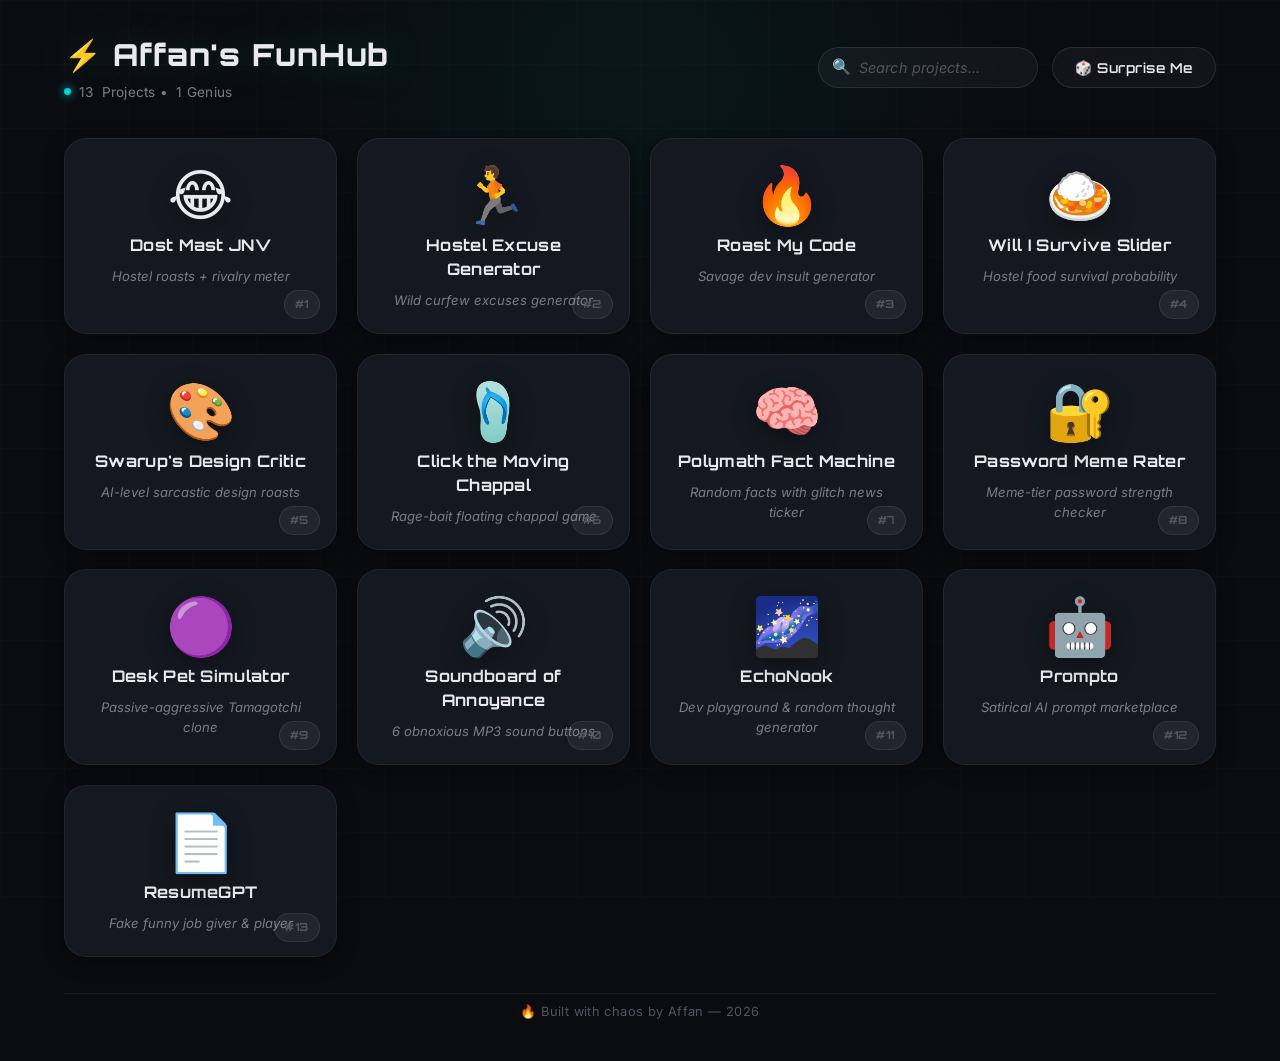
<file: index.html>
<!DOCTYPE html>
<html lang="en">
<head>
    <meta charset="UTF-8">
    <meta name="viewport" content="width=device-width, initial-scale=1.0">
    <title>⚡ FunHub — Affan's Polymath Lair</title>

    <!-- Google Fonts -->
    <link href="https://fonts.googleapis.com/css2?family=Inter:wght@300;400;500;600;700;800;900&family=Orbitron:wght@400;500;600;700;800;900&display=swap" rel="stylesheet">

    <!-- External Stylesheet -->
    <link rel="stylesheet" href="style.css">
</head>
<body>
    <!-- 🚀 HTML STRUCTURE ─────────────────────── -->
    <div class="app-wrapper">
        <!-- ⚡ HEADER SECTION -->
        <header class="header">
            <div class="header-brand">
                <h1 class="header-title">
                    <span class="bolt">⚡</span> Affan's FunHub
                </h1>
                <p class="header-subtitle">
                    <span class="counter-dot"></span>
                    <span id="project-count">13</span> Projects • <span id="genius-label">1 Genius</span>
                </p>
            </div>

            <div class="header-actions">
                <!-- 🔍 Search Bar -->
                <div class="search-wrapper">
                    <input type="text" id="search-input" class="search-input" placeholder="Search projects..." autocomplete="off" aria-label="Search projects">
                    <span class="search-icon">🔍</span>
                </div>

                <!-- 🎲 Surprise Me Button -->
                <button id="btn-surprise" class="btn-surprise" aria-label="Pick a random project">
                    🎲 Surprise Me
                </button>
            </div>
        </header>

        <!-- 📦 PROJECT GRID (cards are hard‑coded with data attributes) -->
        <div id="project-grid" class="project-grid" role="list" aria-label="Project cards">
            <!-- Project 1: Dost Mast JNV -->
            <div class="card" role="listitem" tabindex="0"
                 data-title="Dost Mast JNV"
                 data-emoji="😂"
                 data-description="Hostel roasts + rivalry meter"
                 data-color="#ff6b6b"
                 data-action-type="live"
                 data-live-url="https://affan675.github.io/dost_mast_jnv/"
                 data-local-url=""
                 data-download-url="">
            </div>

            <!-- Project 2: Hostel Excuse Generator -->
            <div class="card" role="listitem" tabindex="0"
                 data-title="Hostel Excuse Generator"
                 data-emoji="🏃"
                 data-description="Wild curfew excuses generator"
                 data-color="#feca57"
                 data-action-type="live"
                 data-live-url="https://affan675.github.io/hostel-excuse-generator/"
                 data-local-url=""
                 data-download-url="">
            </div>

            <!-- Project 3: Roast My Code -->
            <div class="card" role="listitem" tabindex="0"
                 data-title="Roast My Code"
                 data-emoji="🔥"
                 data-description="Savage dev insult generator"
                 data-color="#ff9ff3"
                 data-action-type="download"
                 data-live-url=""
                 data-local-url="projects/roast-my-code/index.html"
                 data-download-url="projects/downloads/roast-my-code.zip">
            </div>

            <!-- Project 4: Will I Survive Slider -->
            <div class="card" role="listitem" tabindex="0"
                 data-title="Will I Survive Slider"
                 data-emoji="🍛"
                 data-description="Hostel food survival probability"
                 data-color="#54a0ff"
                 data-action-type="conditional"
                 data-live-url=""
                 data-local-url="projects/survival-slider/index.html"
                 data-download-url="projects/downloads/survival-slider.zip">
            </div>

            <!-- Project 5: Swarup's Design Critic -->
            <div class="card" role="listitem" tabindex="0"
                 data-title="Swarup's Design Critic"
                 data-emoji="🎨"
                 data-description="AI-level sarcastic design roasts"
                 data-color="#5f27cd"
                 data-action-type="download"
                 data-live-url=""
                 data-local-url="projects/swarup-design-critic/index.html"
                 data-download-url="projects/downloads/swarup-design-critic.zip">
            </div>

            <!-- Project 6: Click the Moving Chappal -->
            <div class="card" role="listitem" tabindex="0"
                 data-title="Click the Moving Chappal"
                 data-emoji="🩴"
                 data-description="Rage-bait floating chappal game"
                 data-color="#ff9f43"
                 data-action-type="download"
                 data-live-url=""
                 data-local-url="projects/click-the-chappal/index.html"
                 data-download-url="projects/downloads/click-the-chappal.zip">
            </div>

            <!-- Project 7: Polymath Fact Machine -->
            <div class="card" role="listitem" tabindex="0"
                 data-title="Polymath Fact Machine"
                 data-emoji="🧠"
                 data-description="Random facts with glitch news ticker"
                 data-color="#00d2d3"
                 data-action-type="local"
                 data-live-url=""
                 data-local-url="projects/polymath-fact-machine/index.html"
                 data-download-url="">
            </div>

            <!-- Project 8: Password Meme Rater -->
            <div class="card" role="listitem" tabindex="0"
                 data-title="Password Meme Rater"
                 data-emoji="🔐"
                 data-description="Meme-tier password strength checker"
                 data-color="#f368e0"
                 data-action-type="local"
                 data-live-url=""
                 data-local-url="projects/password-meme-rater/index.html"
                 data-download-url="">
            </div>

            <!-- Project 9: Desk Pet Simulator -->
            <div class="card" role="listitem" tabindex="0"
                 data-title="Desk Pet Simulator"
                 data-emoji="🟣"
                 data-description="Passive-aggressive Tamagotchi clone"
                 data-color="#1dd1a1"
                 data-action-type="local"
                 data-live-url=""
                 data-local-url="projects/desk-pet-simulator/index.html"
                 data-download-url="">
            </div>

            <!-- Project 10: Soundboard of Annoyance -->
            <div class="card" role="listitem" tabindex="0"
                 data-title="Soundboard of Annoyance"
                 data-emoji="🔊"
                 data-description="6 obnoxious MP3 sound buttons"
                 data-color="#ee5a24"
                 data-action-type="local"
                 data-live-url=""
                 data-local-url="projects/soundboard-annoyance/index.html"
                 data-download-url="">
            </div>

            <!-- Project 11: EchoNook -->
            <div class="card" role="listitem" tabindex="0"
                 data-title="EchoNook"
                 data-emoji="🌌"
                 data-description="Dev playground & random thought generator"
                 data-color="#7c3aed"
                 data-action-type="live"
                 data-live-url="https://affan675.github.io/Echo-Nook/"
                 data-local-url=""
                 data-download-url="">
            </div>

            <!-- Project 12: Prompto -->
            <div class="card" role="listitem" tabindex="0"
                 data-title="Prompto"
                 data-emoji="🤖"
                 data-description="Satirical AI prompt marketplace"
                 data-color="#06b6d4"
                 data-action-type="live"
                 data-live-url="https://affan675.github.io/prompto/"
                 data-local-url=""
                 data-download-url="">
            </div>

            <!-- Project 13: ResumeGPT -->
            <div class="card" role="listitem" tabindex="0"
                 data-title="ResumeGPT"
                 data-emoji="📄"
                 data-description="Fake funny job giver & player"
                 data-color="#f97316"
                 data-action-type="local"
                 data-live-url=""
                 data-local-url="projects/resume-GPT/index.html"
                 data-download-url="">
            </div>
        </div>

        <!-- 🙈 No results message (hidden by default) -->
        <div id="no-results" class="no-results" role="status" aria-live="polite">
            🕵️ No projects match your search — try a different keyword!
        </div>

        <!-- 🔥 FOOTER -->
        <footer class="footer">
            <span class="fire">🔥</span> Built with chaos by Affan — 2026
        </footer>
    </div>

    <!-- External JavaScript -->
    <script src="script.js"></script>
</body>
</html>
</file>
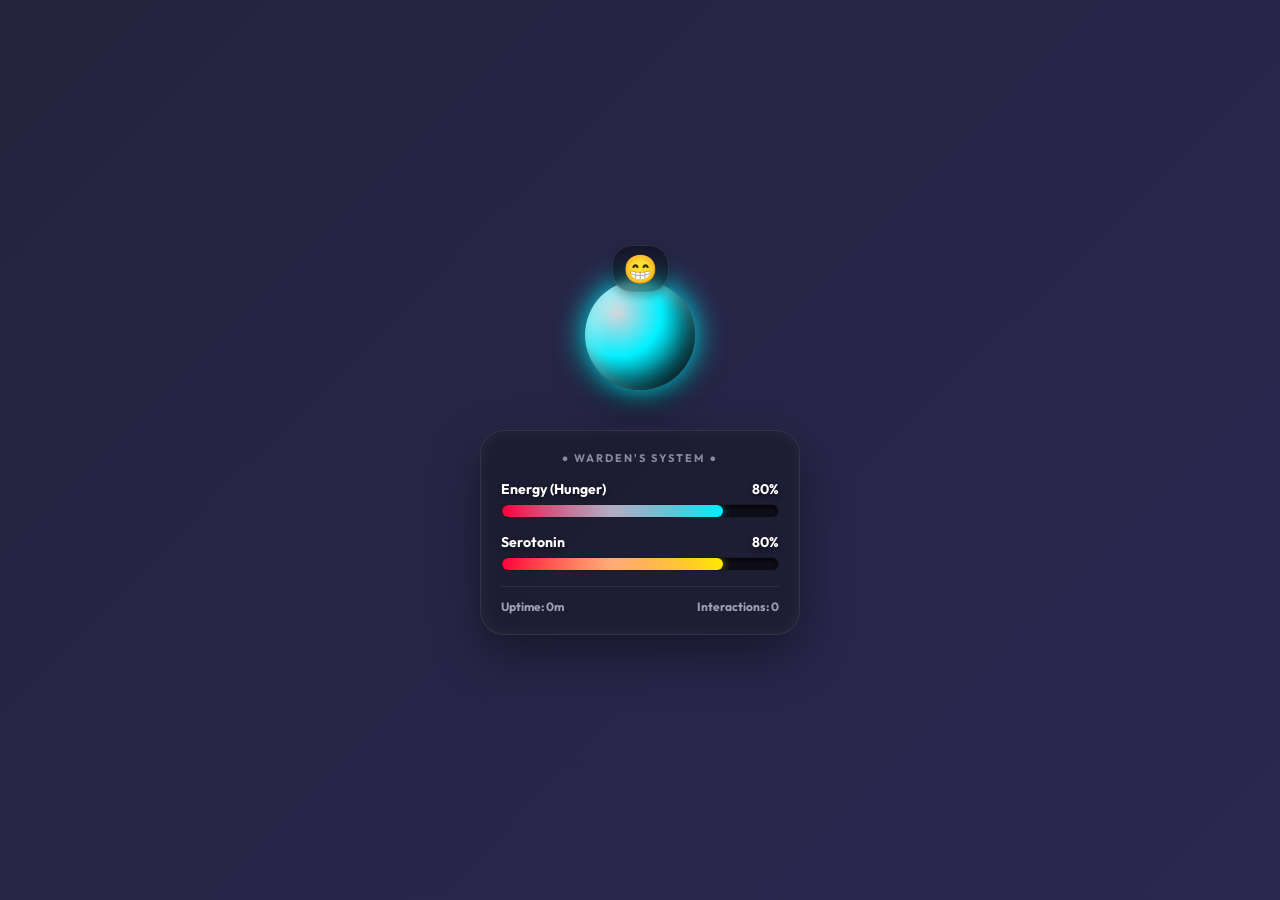
<file: projects/desk-pet-simulator/index.html>
<!DOCTYPE html>
<html lang="en">
<head>
  <meta charset="UTF-8">
  <meta name="viewport" content="width=device-width, initial-scale=1.0">
  <title>Desk Pet Simulator - Warden</title>
  <style>
    @import url('https://fonts.googleapis.com/css2?family=Press+Start+2P&family=Outfit:wght@400;700&display=swap');

    :root {
      --cyan: #00f0ff;
      --yellow: #ffea00;
      --orange: #ff5e00;
      --red: #ff003c;
      --grey: #4a4a5a;
      --blob-color: var(--cyan);
      --bg-color-1: #0f0c29;
      --bg-color-2: #302b63;
      --bg-color-3: #24243e;
    }

    * {
      box-sizing: border-box;
      user-select: none;
      margin: 0;
      padding: 0;
    }

    body {
      height: 100vh;
      background: linear-gradient(-45deg, var(--bg-color-1), var(--bg-color-2), var(--bg-color-3));
      background-size: 400% 400%;
      animation: gradientBG 15s ease infinite;
      font-family: 'Outfit', sans-serif;
      color: white;
      overflow: hidden;
      display: flex;
      justify-content: center;
      align-items: center;
    }

    /* DRAGGABLE WIDGET CONTAINER */
    #pet-container {
      position: absolute;
      width: 320px;
      display: flex;
      flex-direction: column;
      align-items: center;
      cursor: grab;
      z-index: 10;
    }
    
    #pet-container:active {
      cursor: grabbing;
    }

    /* BLOB STYLING (3D Gelatinous Look) */
    .blob-wrapper {
      position: relative;
      width: 140px;
      height: 140px;
      display: flex;
      justify-content: center;
      align-items: center;
      margin-bottom: 25px;
    }

    #blob {
      width: 110px;
      height: 110px;
      /* The 3D gel effect */
      background: radial-gradient(circle at 30% 30%, rgba(255,255,255,0.8) 0%, var(--blob-color) 40%, rgba(0,0,0,0.6) 90%);
      border-radius: 50%;
      /* Dynamic neon glow */
      box-shadow: 
        inset -10px -10px 20px rgba(0,0,0,0.4), 
        inset 10px 10px 20px rgba(255,255,255,0.4),
        0 0 30px var(--blob-color),
        0 20px 30px rgba(0,0,0,0.5);
      animation: float 4s ease-in-out infinite;
      transition: background 0.5s ease, box-shadow 0.5s ease, transform 0.2s cubic-bezier(0.175, 0.885, 0.32, 1.275);
      cursor: pointer;
    }

    #blob:hover {
      animation: wobble 0.6s infinite;
      box-shadow: 
        inset -10px -10px 20px rgba(0,0,0,0.4), 
        inset 10px 10px 20px rgba(255,255,255,0.4),
        0 0 50px var(--blob-color),
        0 20px 30px rgba(0,0,0,0.5);
    }

    #blob.blink {
      animation: float 4s ease-in-out infinite, pulseGlow 1s infinite alternate;
    }
    
    #blob.dead {
      animation: none;
      transform: scale(1) translateY(40px);
      border-radius: 60% 60% 20% 20%;
      box-shadow: inset -10px -10px 20px rgba(0,0,0,0.8), 0 10px 20px rgba(0,0,0,0.5);
      background: radial-gradient(circle at 30% 30%, #777 0%, var(--grey) 40%, #111 90%);
    }

    /* EMOJI & CROWN */
    #mood-emoji {
      position: absolute;
      top: -20px;
      font-size: 28px;
      background: rgba(0, 0, 0, 0.4);
      padding: 5px 10px;
      border-radius: 20px;
      backdrop-filter: blur(5px);
      border: 1px solid rgba(255,255,255,0.1);
      box-shadow: 0 4px 10px rgba(0,0,0,0.3);
      animation: float 4s ease-in-out infinite 0.2s;
      pointer-events: none;
      z-index: 10;
    }

    /* SPEECH BUBBLE */
    #speech-bubble {
      position: absolute;
      left: 115%;
      top: -10px;
      width: max-content;
      max-width: 200px;
      background: rgba(255, 255, 255, 0.95);
      color: #111;
      padding: 12px 18px;
      border-radius: 12px;
      font-family: 'Outfit', sans-serif;
      font-weight: 700;
      font-size: 13px;
      line-height: 1.4;
      box-shadow: 0 8px 25px rgba(0,0,0,0.4);
      opacity: 0;
      transform: translateY(10px) scale(0.9);
      pointer-events: none;
      transition: all 0.4s cubic-bezier(0.175, 0.885, 0.32, 1.275);
      z-index: 20;
    }

    #speech-bubble::after {
      content: '';
      position: absolute;
      top: 50%;
      left: -8px;
      transform: translateY(-50%);
      border-width: 6px 8px 6px 0;
      border-style: solid;
      border-color: transparent rgba(255, 255, 255, 0.95) transparent transparent;
    }

    #speech-bubble.visible {
      opacity: 1;
      transform: translateY(0) scale(1);
    }

    /* GLASSMORPHISM UI PANEL */
    .ui-panel {
      width: 100%;
      background: rgba(20, 20, 30, 0.5);
      backdrop-filter: blur(15px);
      -webkit-backdrop-filter: blur(15px);
      padding: 20px;
      border-radius: 24px;
      border: 1px solid rgba(255,255,255,0.1);
      box-shadow: 0 20px 50px rgba(0,0,0,0.4), inset 0 0 20px rgba(255,255,255,0.05);
    }

    .ui-header {
      font-size: 11px;
      letter-spacing: 2px;
      text-transform: uppercase;
      color: #8a8a9d;
      margin-bottom: 15px;
      text-align: center;
      font-weight: 700;
    }

    .bar-container {
      margin-bottom: 15px;
    }

    .bar-label {
      display: flex;
      justify-content: space-between;
      font-size: 14px;
      font-weight: 700;
      margin-bottom: 6px;
      text-shadow: 0 2px 4px rgba(0,0,0,0.5);
    }

    .bar-track {
      width: 100%;
      height: 14px;
      background: rgba(0,0,0,0.5);
      border-radius: 8px;
      overflow: hidden;
      border: 1px solid rgba(255,255,255,0.05);
      box-shadow: inset 0 2px 5px rgba(0,0,0,0.8);
    }

    .bar-fill {
      height: 100%;
      border-radius: 8px;
      transition: width 0.4s cubic-bezier(0.4, 0, 0.2, 1), background 0.3s ease;
      position: relative;
    }

    .bar-fill::after {
      content: '';
      position: absolute;
      top: 0; left: 0; right: 0; bottom: 0;
      background: linear-gradient(90deg, transparent, rgba(255,255,255,0.4), transparent);
      animation: shimmer 2s infinite;
    }

    #hunger-fill { 
      background: linear-gradient(90deg, #ff003c, #00f0ff); 
      box-shadow: 0 0 10px rgba(0, 240, 255, 0.5);
    }
    
    #happy-fill { 
      background: linear-gradient(90deg, #ff003c, #ffea00); 
      box-shadow: 0 0 10px rgba(255, 234, 0, 0.5);
    }

    .stats {
      display: flex;
      justify-content: space-between;
      font-size: 12px;
      color: #a0a0b5;
      margin-top: 15px;
      border-top: 1px solid rgba(255,255,255,0.08);
      padding-top: 12px;
      font-weight: 700;
    }

    /* DEATH SCREEN */
    #death-screen {
      position: fixed;
      top: 0;
      left: 0;
      width: 100vw;
      height: 100vh;
      background: radial-gradient(circle, rgba(20,0,0,0.9) 0%, rgba(0,0,0,0.95) 100%);
      display: none;
      flex-direction: column;
      justify-content: center;
      align-items: center;
      z-index: 100;
      backdrop-filter: blur(10px);
    }

    #death-screen h1 {
      font-family: 'Press Start 2P', cursive;
      color: var(--red);
      font-size: 20px;
      text-align: center;
      line-height: 2;
      text-shadow: 0 0 20px rgba(255,0,0,0.5);
      margin-bottom: 40px;
    }

    #restart-btn {
      padding: 18px 40px;
      font-family: 'Outfit', sans-serif;
      font-weight: 700;
      font-size: 16px;
      letter-spacing: 1px;
      background: white;
      color: black;
      border: none;
      cursor: pointer;
      border-radius: 30px;
      transition: all 0.3s ease;
      box-shadow: 0 10px 20px rgba(255,255,255,0.2);
    }

    #restart-btn:hover {
      background: var(--red);
      color: white;
      box-shadow: 0 10px 30px rgba(255,0,60,0.5);
      transform: translateY(-3px);
    }

    /* ANIMATIONS */
    @keyframes gradientBG {
      0% { background-position: 0% 50%; }
      50% { background-position: 100% 50%; }
      100% { background-position: 0% 50%; }
    }

    @keyframes float {
      0%, 100% { transform: translateY(0); }
      50% { transform: translateY(-15px); }
    }

    @keyframes wobble {
      0% { transform: rotate(0deg) scale(1.05); }
      25% { transform: rotate(-8deg) scale(1.05); }
      50% { transform: rotate(0deg) scale(1.05); }
      75% { transform: rotate(8deg) scale(1.05); }
      100% { transform: rotate(0deg) scale(1.05); }
    }

    @keyframes pulseGlow {
      from { box-shadow: 0 0 10px var(--red), inset -10px -10px 20px rgba(0,0,0,0.4); }
      to { box-shadow: 0 0 60px var(--red), inset -10px -10px 20px rgba(0,0,0,0.4); opacity: 0.8; }
    }

    @keyframes shimmer {
      0% { transform: translateX(-100%); }
      100% { transform: translateX(100%); }
    }
  </style>
</head>
<body>

  <div id="pet-container">
    <div class="blob-wrapper">
      <div id="mood-emoji">😁</div>
      <div id="blob"></div>
      <div id="speech-bubble"></div>
    </div>

    <div class="ui-panel">
      <div class="ui-header">● Warden's System ●</div>
      
      <div class="bar-container">
        <div class="bar-label"><span>Energy (Hunger)</span><span id="hunger-val">80%</span></div>
        <div class="bar-track">
          <div id="hunger-fill" class="bar-fill" style="width: 80%;"></div>
        </div>
      </div>
      
      <div class="bar-container">
        <div class="bar-label"><span>Serotonin</span><span id="happy-val">80%</span></div>
        <div class="bar-track">
          <div id="happy-fill" class="bar-fill" style="width: 80%;"></div>
        </div>
      </div>
      
      <div class="stats">
        <span id="age-stat">Uptime: 0m</span>
        <span id="feed-stat">Interactions: 0</span>
      </div>
    </div>
  </div>

  <div id="death-screen">
    <h1>CRITICAL FAILURE<br><br>WARDEN HAS<br>PERISHED.</h1>
    <button id="restart-btn">INITIALIZE REBOOT</button>
  </div>

  <script>
    // Data Layer
    const DEFAULT_STATE = {
      hunger: 80,
      happiness: 80,
      size: 1.0,
      ageMinutes: 0,
      feeds: 0,
      isDead: false,
      lastSaved: Date.now()
    };

    let state = { ...DEFAULT_STATE };
    let timers = {};
    let isTyping = false;
    let lastClickTime = 0;

    // Upgraded Nag Bank
    const nags = [
      "I am literally dissolving. Feed me.",
      "Are you coding or just actively ignoring me?",
      "My serotonin levels are dropping. Fix it.",
      "You wouldn't treat a real pet like this.",
      "I saw you open another tab. Betrayal.",
      "Click me before I delete your node_modules."
    ];

    // DOM Elements
    const root = document.documentElement;
    const blob = document.getElementById('blob');
    const moodEmoji = document.getElementById('mood-emoji');
    const speechBubble = document.getElementById('speech-bubble');
    const hungerFill = document.getElementById('hunger-fill');
    const happyFill = document.getElementById('happy-fill');
    const hungerVal = document.getElementById('hunger-val');
    const happyVal = document.getElementById('happy-val');
    const ageStat = document.getElementById('age-stat');
    const feedStat = document.getElementById('feed-stat');
    const deathScreen = document.getElementById('death-screen');
    const container = document.getElementById('pet-container');

    // Engine
    function init() {
      loadState();
      updateUI();
      if (state.isDead) {
        die();
      } else {
        startLoops();
      }
    }

    function loadState() {
      const saved = localStorage.getItem('warden_state_v2');
      if (saved) {
        state = JSON.parse(saved);
        
        if (!state.isDead) {
          const now = Date.now();
          const timeDiff = now - state.lastSaved;
          
          const missedDecays = Math.floor(timeDiff / 3000);
          const missedMinutes = Math.floor(timeDiff / 60000);
          
          state.hunger = Math.max(0, state.hunger - missedDecays);
          state.happiness = state.hunger;
          state.ageMinutes += missedMinutes;
          
          if (state.hunger <= 0) state.isDead = true;
        }
      }
    }

    function saveState() {
      state.lastSaved = Date.now();
      localStorage.setItem('warden_state_v2', JSON.stringify(state));
    }

    function startLoops() {
      timers.decay = setInterval(() => {
        state.hunger = Math.max(0, state.hunger - 1);
        state.happiness = state.hunger; 
        updateUI();
        if (state.hunger <= 0) die();
      }, 3000);

      timers.age = setInterval(() => {
        state.ageMinutes += 1;
        updateUI();
      }, 60000);

      timers.nag = setInterval(() => {
        if (state.hunger < 40 && state.hunger > 0 && !isTyping) {
          showNag(nags[Math.floor(Math.random() * nags.length)]);
        }
      }, 30000);

      timers.save = setInterval(saveState, 10000);
    }

    function clearLoops() {
      Object.values(timers).forEach(clearInterval);
    }

    function typeWriter(text, cb) {
      isTyping = true;
      speechBubble.innerHTML = '';
      speechBubble.classList.add('visible');
      
      let i = 0;
      const interval = setInterval(() => {
        speechBubble.innerHTML += text.charAt(i);
        i++;
        if (i >= text.length) {
          clearInterval(interval);
          setTimeout(() => {
            speechBubble.classList.remove('visible');
            isTyping = false;
            if(cb) cb();
          }, 3500);
        }
      }, 40);
    }

    function showNag(message) {
      if (isTyping) return;
      typeWriter(message);
    }

    function feed() {
      if (state.isDead) return;
      
      const now = Date.now();
      if (now - lastClickTime < 250) {
        showNag("Whoa, slow down! That hurts.");
        return;
      }
      lastClickTime = now;

      state.hunger = Math.min(100, state.hunger + 15);
      state.happiness = state.hunger;
      state.size = Math.min(2.0, state.size + 0.05);
      state.feeds += 1;
      
      blob.style.transform = `scale(${state.size + 0.1})`;
      setTimeout(() => {
        blob.style.transform = `scale(${state.size})`;
      }, 150);

      updateUI();
      saveState();
    }

    function die() {
      state.isDead = true;
      state.hunger = 0;
      state.happiness = 0;
      clearLoops();
      saveState();
      
      blob.classList.add('dead');
      blob.classList.remove('blink');
      root.style.setProperty('--blob-color', 'var(--grey)');
      moodEmoji.innerText = '☠️';
      
      setTimeout(() => {
        deathScreen.style.display = 'flex';
      }, 1200);
      
      updateUI();
    }

    function restart() {
      state = { ...DEFAULT_STATE, lastSaved: Date.now() };
      blob.classList.remove('dead');
      deathScreen.style.display = 'none';
      saveState();
      startLoops();
      updateUI();
    }

    // Display Layer
    function updateUI() {
      hungerFill.style.width = `${state.hunger}%`;
      happyFill.style.width = `${state.happiness}%`;
      hungerVal.innerText = `${state.hunger}%`;
      happyVal.innerText = `${state.happiness}%`;
      ageStat.innerText = `Uptime: ${state.ageMinutes}m`;
      feedStat.innerText = `Interactions: ${state.feeds}`;

      if (state.isDead) return;

      blob.style.transform = `scale(${state.size})`;
      let evolutionEmoji = state.size >= 1.8 ? ' 👑' : '';

      blob.classList.remove('blink');
      if (state.hunger > 70) {
        root.style.setProperty('--blob-color', 'var(--cyan)');
        moodEmoji.innerText = '😁' + evolutionEmoji;
      } else if (state.hunger > 40) {
        root.style.setProperty('--blob-color', 'var(--yellow)');
        moodEmoji.innerText = '😐' + evolutionEmoji;
      } else if (state.hunger > 20) {
        root.style.setProperty('--blob-color', 'var(--orange)');
        moodEmoji.innerText = '😠' + evolutionEmoji;
      } else {
        root.style.setProperty('--blob-color', 'var(--red)');
        moodEmoji.innerText = '💀' + evolutionEmoji;
        blob.classList.add('blink');
      }
    }

    // Interactions
    blob.addEventListener('click', feed);
    document.getElementById('restart-btn').addEventListener('click', restart);

    // Draggable Logic
    let isDragging = false;
    let offsetX = 0, offsetY = 0;

    container.addEventListener('mousedown', (e) => {
      if(e.target === blob || state.isDead) return; 
      isDragging = true;
      offsetX = e.clientX - container.offsetLeft;
      offsetY = e.clientY - container.offsetTop;
      container.style.cursor = 'grabbing';
    });

    document.addEventListener('mousemove', (e) => {
      if (!isDragging) return;
      container.style.left = `${e.clientX - offsetX}px`;
      container.style.top = `${e.clientY - offsetY}px`;
    });

    document.addEventListener('mouseup', () => {
      isDragging = false;
      container.style.cursor = 'grab';
    });

    // Start
    init();

  </script>
</body>
</html>
</file>
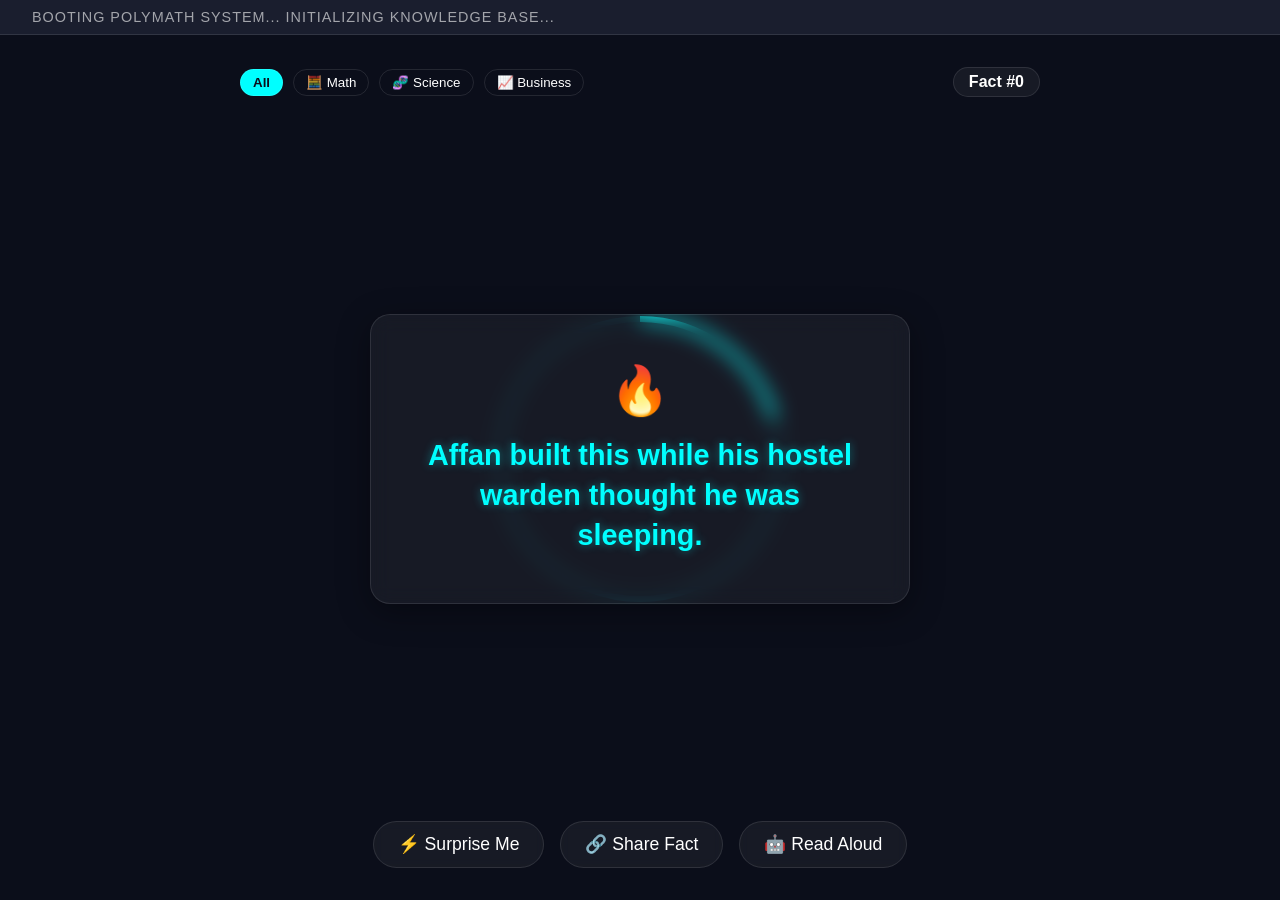
<file: projects/polymath-fact-machine/index.html>
<!DOCTYPE html>
<html lang="en">
<head>
  <meta charset="UTF-8">
  <meta name="viewport" content="width=device-width, initial-scale=1.0">
  <title>Polymath Fact Machine</title>
  <link rel="stylesheet" href="style.css">
</head>
<body>

  <div class="ticker-wrap">
    <div class="ticker">
      <div class="ticker__item" id="ticker-text">Booting Polymath System... Initializing knowledge base...</div>
    </div>
  </div>

  <div class="container">
    <header class="header">
      <div class="filters">
        <button class="filter-btn active" data-category="All">All</button>
        <button class="filter-btn" data-category="Math">🧮 Math</button>
        <button class="filter-btn" data-category="Science">🧬 Science</button>
        <button class="filter-btn" data-category="Business">📈 Business</button>
      </div>
      <div class="counter" id="fact-counter">Fact #1</div>
    </header>

    <main class="card-container">
      <svg class="progress-ring" width="300" height="300">
        <circle class="progress-ring__circle" stroke="rgba(0, 255, 255, 0.1)" stroke-width="6" fill="transparent" r="140" cx="150" cy="150"/>
        <circle class="progress-ring__indicator" stroke="#0ff" stroke-width="6" fill="transparent" r="140" cx="150" cy="150"/>
      </svg>
      
      <div class="fact-card glass" id="fact-card">
        <div class="emoji-container" id="fact-emoji">🔥</div>
        <h1 class="fact-text" id="fact-text">Affan built this while his hostel warden thought he was sleeping.</h1>
      </div>
    </main>

    <div class="controls">
      <button class="glass-btn" id="surprise-btn">⚡ Surprise Me</button>
      <button class="glass-btn" id="share-btn">🔗 Share Fact</button>
      <button class="glass-btn" id="voice-btn">🤖 Read Aloud</button>
    </div>
  </div>

  <script src="script.js"></script>
</body>
</html>
</file>
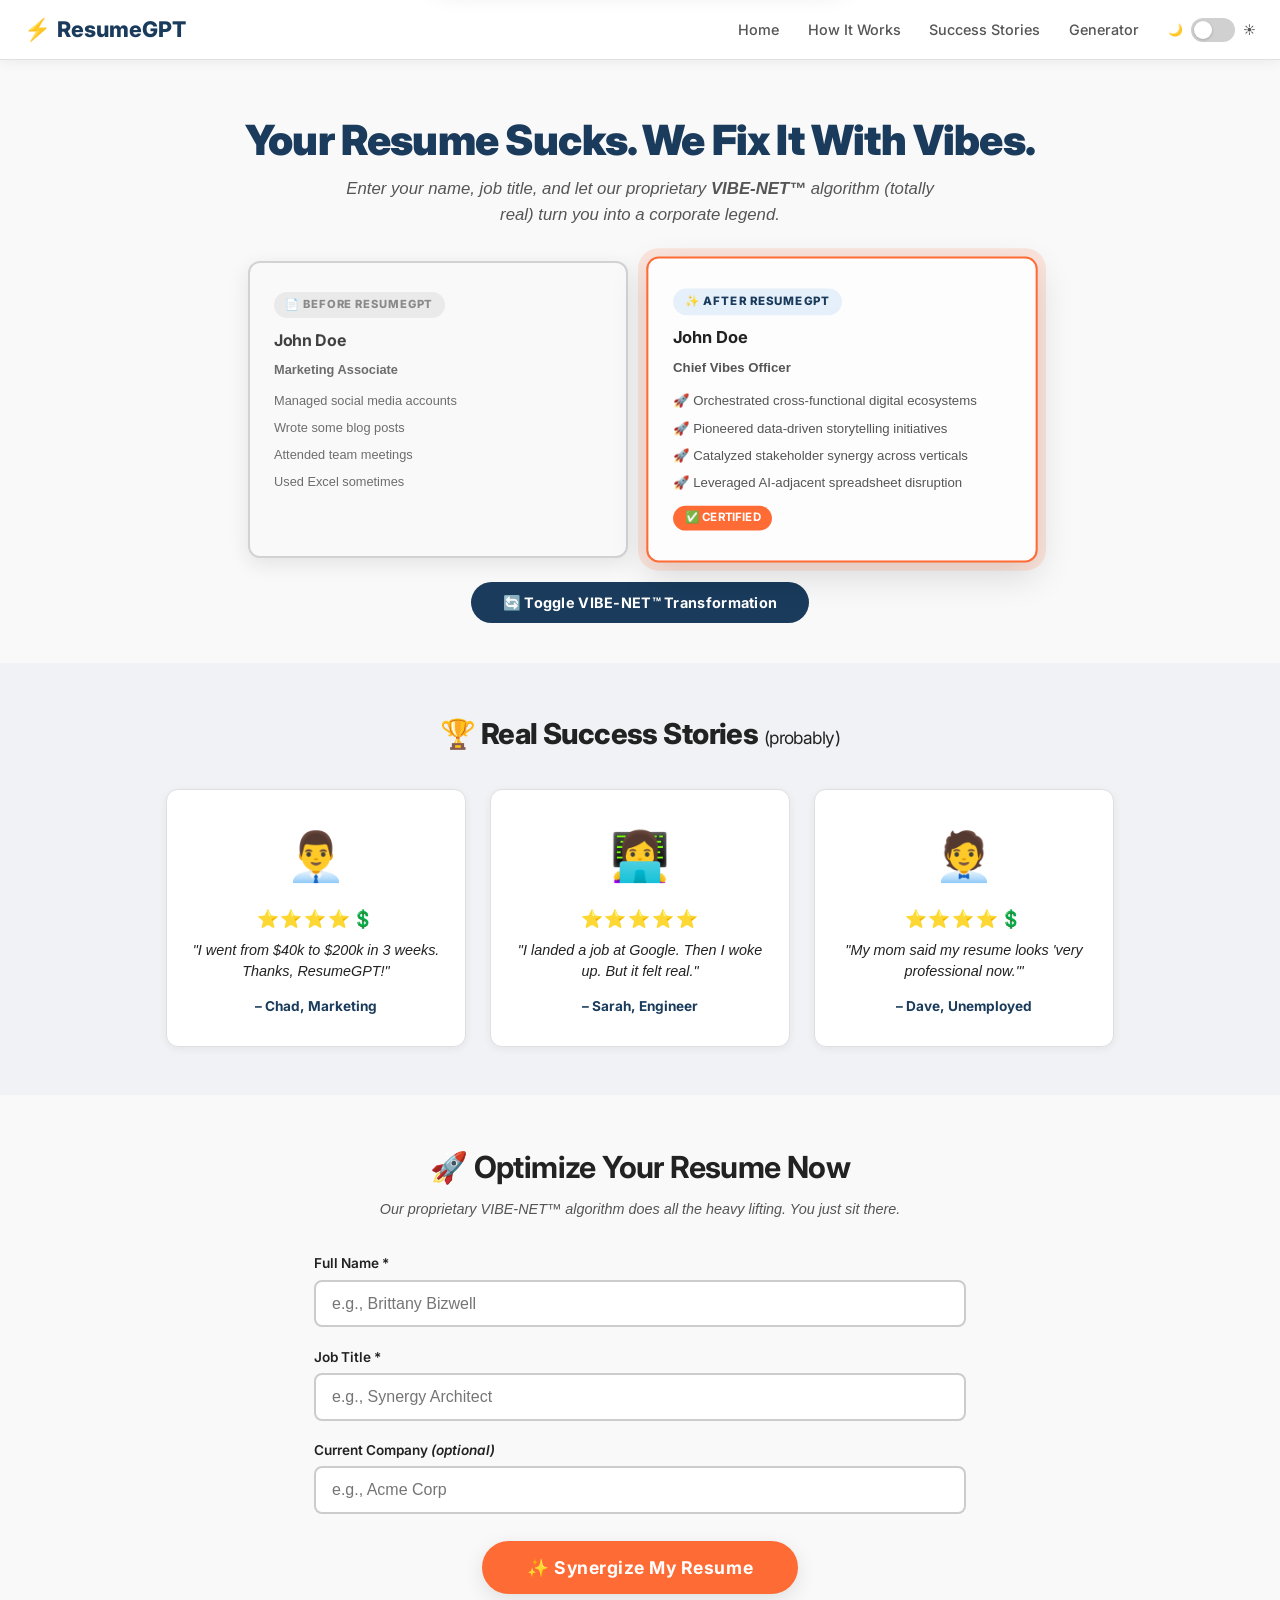
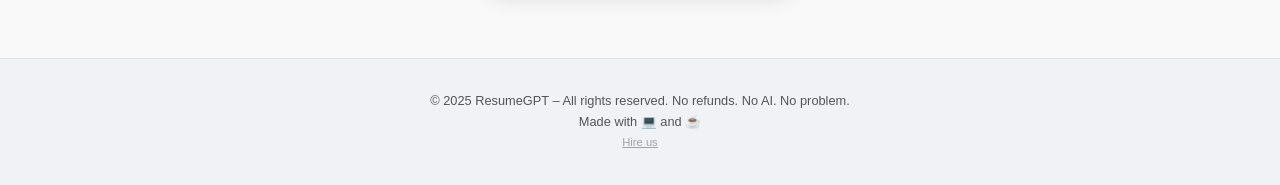
<file: projects/resume-GPT/index.html>
<!--
  ResumeGPT – Your Resume, But Make It Unhinged
  Disclaimer: No actual AI was used. This is pure vibes and JavaScript.
-->
<!DOCTYPE html>
<html lang="en" data-theme="light">
<head>
    <meta charset="UTF-8">
    <meta name="viewport" content="width=device-width, initial-scale=1.0">
    <title>ResumeGPT ⚡ – Optimize Your Resume With Vibes</title>
    <link href="https://fonts.googleapis.com/css2?family=Inter:wght@400;500;600;700;800;900&display=swap" rel="stylesheet">
    <style>
        :root {
            --bg: #F9F9F9;
            --text: #222222;
            --text-secondary: #555555;
            --card-bg: #FFFFFF;
            --card-border: #E0E0E0;
            --input-bg: #FFFFFF;
            --input-border: #CCCCCC;
            --nav-bg: #FFFFFF;
            --nav-shadow: 0 2px 12px rgba(0, 0, 0, 0.06);
            --section-alt: #F0F2F5;
            --blue: #1A3B5C;
            --orange: #FF6B35;
            --blue-light: #1A3B5C;
            --orange-light: #FF6B35;
            --shadow-sm: 0 2px 8px rgba(0, 0, 0, 0.06);
            --shadow-md: 0 6px 20px rgba(0, 0, 0, 0.10);
            --shadow-lg: 0 12px 36px rgba(0, 0, 0, 0.14);
            --toast-bg: #FFFEF5;
            --toast-border: #D4A017;
            --loading-track: #E0E0E0;
            --star-color: #F5A623;
            --overlay-bg: rgba(249, 249, 249, 0.7);
            --badge-bg: #EEF1F5;
            --badge-text: #1A3B5C;
            --toggle-bg: #D0D0D0;
            --toggle-dot: #FFFFFF;
        }

        [data-theme="dark"] {
            --bg: #1A1A1A;
            --text: #EEEEEE;
            --text-secondary: #BBBBBB;
            --card-bg: #2A2A2A;
            --card-border: #3A3A3A;
            --input-bg: #2E2E2E;
            --input-border: #444444;
            --nav-bg: #222222;
            --nav-shadow: 0 2px 12px rgba(0, 0, 0, 0.3);
            --section-alt: #1F1F1F;
            --shadow-sm: 0 2px 8px rgba(0, 0, 0, 0.25);
            --shadow-md: 0 6px 20px rgba(0, 0, 0, 0.35);
            --shadow-lg: 0 12px 36px rgba(0, 0, 0, 0.45);
            --loading-track: #3A3A3A;
            --overlay-bg: rgba(26, 26, 26, 0.7);
            --badge-bg: #2E3440;
            --badge-text: #CCDDFF;
            --toggle-bg: #555555;
            --toggle-dot: #EEEEEE;
        }

        *,
        *::before,
        *::after {
            box-sizing: border-box;
            margin: 0;
            padding: 0;
        }

        html {
            scroll-behavior: smooth;
        }

        body {
            font-family: 'Comic Sans MS', 'Comic Sans', cursive, sans-serif;
            background-color: var(--bg);
            color: var(--text);
            line-height: 1.6;
            transition: background-color 0.35s ease, color 0.35s ease;
            overflow-x: hidden;
            min-height: 100vh;
        }

        h1,
        h2,
        h3,
        h4,
        h5,
        h6 {
            font-family: 'Inter', sans-serif;
            font-weight: 700;
            letter-spacing: -0.02em;
            color: var(--text);
        }

        /* ── Navigation ───────────────────── */
        .nav {
            position: sticky;
            top: 0;
            z-index: 100;
            background: var(--nav-bg);
            box-shadow: var(--nav-shadow);
            padding: 0 1.5rem;
            display: flex;
            align-items: center;
            justify-content: space-between;
            height: 60px;
            transition: background-color 0.35s ease, box-shadow 0.35s ease;
            border-bottom: 1px solid var(--card-border);
        }
        .nav-logo {
            display: flex;
            align-items: center;
            gap: 0.4rem;
            font-family: 'Inter', sans-serif;
            font-weight: 800;
            font-size: 1.35rem;
            color: var(--blue);
            cursor: pointer;
            user-select: none;
            text-decoration: none;
            transition: color 0.2s;
        }
        .nav-logo:hover {
            color: var(--orange);
        }
        .nav-logo .bolt {
            display: inline-block;
            animation: logoBoltPulse 2.2s ease-in-out infinite;
        }
        @keyframes logoBoltPulse {
            0%,
            100% {
                transform: scale(1);
            }
            30% {
                transform: scale(1.35);
            }
            60% {
                transform: scale(0.9);
            }
        }
        .nav-links {
            display: flex;
            list-style: none;
            gap: 1.8rem;
            align-items: center;
        }
        .nav-links a {
            text-decoration: none;
            color: var(--text-secondary);
            font-family: 'Inter', sans-serif;
            font-weight: 500;
            font-size: 0.9rem;
            transition: color 0.2s;
            cursor: pointer;
        }
        .nav-links a:hover {
            color: var(--orange);
        }

        /* Toggle Switch */
        .toggle-wrap {
            display: flex;
            align-items: center;
            gap: 0.5rem;
            font-family: 'Inter', sans-serif;
            font-size: 0.75rem;
            font-weight: 600;
            color: var(--text-secondary);
            cursor: pointer;
            user-select: none;
        }
        .toggle-switch {
            position: relative;
            width: 44px;
            height: 24px;
            flex-shrink: 0;
        }
        .toggle-switch input {
            opacity: 0;
            width: 0;
            height: 0;
        }
        .toggle-slider {
            position: absolute;
            cursor: pointer;
            inset: 0;
            background: var(--toggle-bg);
            border-radius: 24px;
            transition: background 0.3s;
        }
        .toggle-slider::after {
            content: '';
            position: absolute;
            width: 18px;
            height: 18px;
            left: 3px;
            top: 3px;
            background: var(--toggle-dot);
            border-radius: 50%;
            transition: transform 0.3s;
            box-shadow: 0 1px 3px rgba(0, 0, 0, 0.2);
        }
        .toggle-switch input:checked+.toggle-slider {
            background: var(--orange);
        }
        .toggle-switch input:checked+.toggle-slider::after {
            transform: translateX(20px);
        }

        /* ── Hero ────────────────────────── */
        .hero {
            text-align: center;
            padding: 3.5rem 1.5rem 2.5rem;
            max-width: 900px;
            margin: 0 auto;
        }
        .hero h1 {
            font-size: 2.6rem;
            font-weight: 900;
            color: var(--blue);
            margin-bottom: 0.6rem;
            line-height: 1.2;
        }
        .hero .subheadline {
            font-size: 1.05rem;
            color: var(--text-secondary);
            max-width: 620px;
            margin: 0 auto 2rem;
            font-style: italic;
        }

        /* Before / After */
        .ba-container {
            display: flex;
            gap: 1.5rem;
            align-items: stretch;
            justify-content: center;
            flex-wrap: wrap;
            position: relative;
        }
        .ba-card {
            flex: 1;
            min-width: 260px;
            max-width: 380px;
            background: var(--card-bg);
            border: 2px solid var(--card-border);
            border-radius: 12px;
            padding: 1.8rem 1.5rem;
            box-shadow: var(--shadow-md);
            transition: all 0.45s cubic-bezier(0.25, 0.8, 0.25, 1.2);
            position: relative;
            text-align: left;
            font-size: 0.85rem;
        }
        .ba-card.before-card {
            border-color: #CCCCCC;
            background: #FAFAFA;
            opacity: 0.85;
        }
        [data-theme="dark"] .ba-card.before-card {
            background: #252525;
            border-color: #444;
        }
        .ba-card.after-card {
            border-color: var(--blue);
            background: #FDFDFD;
            box-shadow: 0 0 0 3px rgba(26, 59, 92, 0.08);
        }
        [data-theme="dark"] .ba-card.after-card {
            background: #2C2C2C;
            border-color: #4A7DB5;
            box-shadow: 0 0 0 3px rgba(74, 125, 181, 0.18);
        }
        .ba-card.after-card.highlighted {
            border-color: var(--orange);
            box-shadow: 0 0 0 8px rgba(255, 107, 53, 0.15), var(--shadow-lg);
            transform: scale(1.03);
            animation: baGlowPulse 1.6s ease-in-out infinite;
        }
        @keyframes baGlowPulse {
            0%,
            100% {
                box-shadow: 0 0 0 6px rgba(255, 107, 53, 0.12), var(--shadow-lg);
            }
            50% {
                box-shadow: 0 0 0 14px rgba(255, 107, 53, 0.04), var(--shadow-lg);
            }
        }
        .ba-label {
            font-family: 'Inter', sans-serif;
            font-weight: 800;
            font-size: 0.7rem;
            text-transform: uppercase;
            letter-spacing: 0.08em;
            margin-bottom: 0.6rem;
            display: inline-block;
            padding: 0.25rem 0.7rem;
            border-radius: 20px;
        }
        .ba-card.before-card .ba-label {
            background: #E8E8E8;
            color: #777;
        }
        .ba-card.after-card .ba-label {
            background: #E6F0FA;
            color: var(--blue);
        }
        .ba-card h4 {
            font-size: 1rem;
            margin-bottom: 0.4rem;
            color: var(--text);
        }
        .ba-card .ba-role {
            font-weight: 600;
            color: var(--text-secondary);
            margin-bottom: 0.5rem;
            font-size: 0.8rem;
        }
        .ba-card ul {
            list-style: none;
            padding: 0;
            font-size: 0.8rem;
            color: var(--text-secondary);
        }
        .ba-card ul li {
            padding: 0.2rem 0;
        }
        .ba-card.after-card ul li::before {
            content: '🚀 ';
        }
        .ba-toggle-btn {
            display: block;
            margin: 1.5rem auto 0;
            padding: 0.7rem 2rem;
            font-family: 'Inter', sans-serif;
            font-weight: 700;
            font-size: 0.9rem;
            background: var(--blue);
            color: #FFF;
            border: none;
            border-radius: 30px;
            cursor: pointer;
            transition: all 0.2s;
            letter-spacing: 0.02em;
        }
        .ba-toggle-btn:hover {
            background: var(--orange);
            transform: translate(2px, 2px);
        }
        .ba-toggle-btn:active {
            transform: translate(3px, 3px);
        }

        /* ── Success Stories ─────────────── */
        .section-title {
            text-align: center;
            font-family: 'Inter', sans-serif;
            font-weight: 800;
            font-size: 1.8rem;
            margin-bottom: 2rem;
            color: var(--text);
        }
        .success-stories {
            padding: 3rem 1.5rem;
            background: var(--section-alt);
            transition: background-color 0.35s ease;
        }
        .stories-grid {
            display: flex;
            gap: 1.5rem;
            justify-content: center;
            flex-wrap: wrap;
            max-width: 960px;
            margin: 0 auto;
        }
        .story-card {
            background: var(--card-bg);
            border: 1px solid var(--card-border);
            border-radius: 12px;
            padding: 1.8rem 1.4rem;
            box-shadow: var(--shadow-sm);
            flex: 1;
            min-width: 250px;
            max-width: 300px;
            text-align: center;
            transition: all 0.3s;
        }
        .story-card:hover {
            box-shadow: var(--shadow-lg);
            transform: translateY(-3px);
        }
        .story-avatar {
            font-size: 3rem;
            margin-bottom: 0.6rem;
            display: block;
        }
        .story-quote {
            font-style: italic;
            color: var(--text);
            font-size: 0.9rem;
            margin-bottom: 0.8rem;
            line-height: 1.5;
        }
        .story-author {
            font-family: 'Inter', sans-serif;
            font-weight: 700;
            font-size: 0.85rem;
            color: var(--blue);
        }
        .story-stars {
            font-size: 1.1rem;
            letter-spacing: 0.1em;
            margin-bottom: 0.4rem;
        }
        .story-stars .dollar-star {
            color: #2E7D32;
            font-weight: bold;
        }

        /* ── Generator Section ───────────── */
        .generator-section {
            padding: 3rem 1.5rem 4rem;
            max-width: 700px;
            margin: 0 auto;
            text-align: center;
        }
        .generator-section h2 {
            font-size: 1.9rem;
            margin-bottom: 0.4rem;
            color: var(--text);
        }
        .gen-subtitle {
            color: var(--text-secondary);
            font-size: 0.9rem;
            margin-bottom: 2rem;
            font-style: italic;
        }
        .input-group {
            margin-bottom: 1.2rem;
            text-align: left;
        }
        .input-group label {
            display: block;
            font-family: 'Inter', sans-serif;
            font-weight: 600;
            font-size: 0.85rem;
            margin-bottom: 0.3rem;
            color: var(--text);
        }
        .input-group input {
            width: 100%;
            padding: 0.8rem 1rem;
            font-family: 'Comic Sans MS', 'Comic Sans', cursive, sans-serif;
            font-size: 1rem;
            border: 2px solid var(--input-border);
            border-radius: 8px;
            background: var(--input-bg);
            color: var(--text);
            transition: border-color 0.25s, box-shadow 0.25s;
            outline: none;
        }
        .input-group input:focus {
            border-color: var(--blue);
            box-shadow: 0 0 0 3px rgba(26, 59, 92, 0.1);
        }
        .btn-generate {
            display: inline-block;
            padding: 1rem 2.8rem;
            font-family: 'Inter', sans-serif;
            font-weight: 700;
            font-size: 1.1rem;
            background: var(--orange);
            color: #FFF;
            border: none;
            border-radius: 30px;
            cursor: pointer;
            letter-spacing: 0.03em;
            transition: all 0.2s;
            box-shadow: var(--shadow-md);
            margin-top: 0.5rem;
        }
        .btn-generate:hover {
            transform: translate(2px, 2px);
            box-shadow: var(--shadow-sm);
        }
        .btn-generate:active {
            transform: translate(4px, 4px);
            box-shadow: none;
        }
        .btn-generate:disabled {
            opacity: 0.55;
            cursor: not-allowed;
            transform: none;
            box-shadow: var(--shadow-sm);
        }

        /* Loading Bar */
        .loading-container {
            margin-top: 2rem;
            display: none;
            align-items: center;
            gap: 1rem;
            justify-content: center;
        }
        .loading-container.active {
            display: flex;
        }
        .loading-bar-outer {
            flex: 1;
            max-width: 420px;
            height: 14px;
            background: var(--loading-track);
            border-radius: 14px;
            overflow: hidden;
            position: relative;
        }
        .loading-bar-inner {
            height: 100%;
            width: 0%;
            border-radius: 14px;
            background: linear-gradient(90deg, #1A3B5C 0%, #FF6B35 100%);
            transition: none;
            will-change: width;
        }
        .loading-percent {
            font-family: 'Inter', sans-serif;
            font-weight: 700;
            font-size: 1rem;
            color: var(--text);
            min-width: 42px;
            text-align: right;
        }

        /* Result Card */
        .result-card {
            display: none;
            margin-top: 2.5rem;
            background: var(--card-bg);
            border: 3px solid var(--blue);
            border-radius: 12px;
            padding: 2rem 1.8rem;
            box-shadow: var(--shadow-lg);
            transform: rotate(0.5deg);
            text-align: left;
            position: relative;
            animation: resultPulseBorder 3s ease-in-out infinite;
        }
        @keyframes resultPulseBorder {
            0%,
            100% {
                border-color: #1A3B5C;
                box-shadow: 0 0 0 3px rgba(26, 59, 92, 0.08), var(--shadow-lg);
            }
            50% {
                border-color: #FF6B35;
                box-shadow: 0 0 0 6px rgba(255, 107, 53, 0.1), var(--shadow-lg);
            }
        }
        .result-card.visible {
            display: block;
            animation: resultPulseBorder 3s ease-in-out infinite, resultFadeIn 0.5s ease-out;
        }
        @keyframes resultFadeIn {
            from {
                opacity: 0;
                transform: rotate(0.5deg) translateY(20px);
            }
            to {
                opacity: 1;
                transform: rotate(0.5deg) translateY(0);
            }
        }
        .result-card h3 {
            font-size: 1.3rem;
            color: var(--blue);
            margin-bottom: 0.3rem;
        }
        .result-card .rc-name {
            font-size: 1.5rem;
            font-weight: 800;
            color: var(--text);
        }
        .result-card .rc-title {
            font-size: 1rem;
            color: var(--text-secondary);
            margin-bottom: 1.2rem;
            font-style: italic;
        }
        .result-detail {
            margin: 0.7rem 0;
            font-size: 0.95rem;
            display: flex;
            align-items: center;
            gap: 0.5rem;
            flex-wrap: wrap;
        }
        .result-detail strong {
            font-family: 'Inter', sans-serif;
            color: var(--blue);
            min-width: 110px;
        }
        .result-detail .badge-pill {
            display: inline-block;
            background: var(--badge-bg);
            color: var(--badge-text);
            padding: 0.25rem 0.7rem;
            border-radius: 20px;
            font-size: 0.8rem;
            font-weight: 600;
            font-family: 'Inter', sans-serif;
            margin: 0.15rem 0.2rem;
        }
        .result-detail .hr-score {
            font-weight: 900;
            font-size: 1.3rem;
            color: #2E7D32;
            font-family: 'Inter', sans-serif;
        }
        .result-quote {
            margin-top: 1.2rem;
            padding: 1rem;
            background: #FFFDF5;
            border-left: 4px solid var(--orange);
            border-radius: 0 8px 8px 0;
            font-style: italic;
            color: #555;
            font-size: 0.9rem;
        }
        [data-theme="dark"] .result-quote {
            background: #2E2A20;
            color: #CCC;
        }
        .btn-row {
            display: flex;
            gap: 1rem;
            margin-top: 1.5rem;
            flex-wrap: wrap;
            justify-content: center;
        }
        .btn-secondary {
            padding: 0.7rem 1.6rem;
            font-family: 'Inter', sans-serif;
            font-weight: 700;
            font-size: 0.85rem;
            background: var(--blue);
            color: #FFF;
            border: none;
            border-radius: 30px;
            cursor: pointer;
            letter-spacing: 0.02em;
            transition: all 0.2s;
        }
        .btn-secondary:hover {
            transform: translate(2px, 2px);
            background: #2C5070;
        }
        .btn-outline {
            padding: 0.7rem 1.6rem;
            font-family: 'Inter', sans-serif;
            font-weight: 700;
            font-size: 0.85rem;
            background: transparent;
            color: var(--blue);
            border: 2px solid var(--blue);
            border-radius: 30px;
            cursor: pointer;
            letter-spacing: 0.02em;
            transition: all 0.2s;
        }
        .btn-outline:hover {
            border-color: var(--orange);
            color: var(--orange);
            transform: translate(2px, 2px);
        }

        /* ── Powered By Badge ───────────── */
        .powered-badge {
            display: inline-flex;
            align-items: center;
            gap: 0.4rem;
            background: var(--badge-bg);
            color: var(--badge-text);
            padding: 0.4rem 0.9rem;
            border-radius: 20px;
            font-family: 'Inter', sans-serif;
            font-weight: 600;
            font-size: 0.75rem;
            cursor: default;
            position: relative;
            margin-top: 1rem;
        }
        .powered-badge .cog {
            display: inline-block;
            animation: cogSpin 2.5s linear infinite;
            font-size: 1rem;
        }
        @keyframes cogSpin {
            from {
                transform: rotate(0deg);
            }
            to {
                transform: rotate(360deg);
            }
        }
        .powered-badge .tooltip {
            display: none;
            position: absolute;
            bottom: 120%;
            left: 50%;
            transform: translateX(-50%);
            background: #333;
            color: #FFF;
            padding: 0.35rem 0.7rem;
            border-radius: 6px;
            font-size: 0.7rem;
            white-space: nowrap;
            font-weight: 500;
            font-family: 'Inter', sans-serif;
            pointer-events: none;
        }
        .powered-badge:hover .tooltip {
            display: block;
        }
        .disclaimer-small {
            font-size: 0.65rem;
            color: var(--text-secondary);
            font-style: italic;
            margin-left: 0.3rem;
            vertical-align: middle;
        }

        /* ── Footer ──────────────────────── */
        .footer {
            text-align: center;
            padding: 2rem 1.5rem;
            background: var(--section-alt);
            color: var(--text-secondary);
            font-size: 0.8rem;
            border-top: 1px solid var(--card-border);
            transition: background-color 0.35s ease;
        }
        .footer .hire-link {
            color: var(--text-secondary);
            text-decoration: underline;
            cursor: pointer;
            opacity: 0.5;
            transition: opacity 0.2s;
            font-size: 0.7rem;
        }
        .footer .hire-link:hover {
            opacity: 1;
            color: var(--orange);
        }

        /* ── Toast ───────────────────────── */
        .toast {
            position: fixed;
            top: 30px;
            left: 50%;
            transform: translateX(-50%) translateY(-120px);
            background: var(--toast-bg);
            border: 3px solid var(--toast-border);
            color: #333;
            padding: 1rem 2rem;
            border-radius: 12px;
            font-family: 'Inter', sans-serif;
            font-weight: 700;
            font-size: 1rem;
            z-index: 9999;
            box-shadow: 0 8px 30px rgba(0, 0, 0, 0.25);
            transition: transform 0.4s cubic-bezier(0.175, 0.885, 0.32, 1.275);
            pointer-events: none;
            text-align: center;
        }
        .toast.show {
            transform: translateX(-50%) translateY(0);
        }
        .toast.flash {
            animation: toastFlash 0.6s ease-in-out 3;
        }
        @keyframes toastFlash {
            0%,
            100% {
                box-shadow: 0 8px 30px rgba(0, 0, 0, 0.25);
            }
            50% {
                box-shadow: 0 0 40px rgba(255, 193, 7, 0.8), 0 8px 30px rgba(0, 0, 0, 0.3);
            }
        }

        /* ── Confetti Canvas ─────────────── */
        #confetti-canvas {
            position: fixed;
            top: 0;
            left: 0;
            width: 100vw;
            height: 100vh;
            pointer-events: none;
            z-index: 9998;
            display: none;
        }

        /* ── Responsive ──────────────────── */
        @media (max-width: 768px) {
            .hero h1 {
                font-size: 1.8rem;
            }
            .ba-container {
                flex-direction: column;
                align-items: center;
            }
            .ba-card {
                max-width: 100%;
            }
            .stories-grid {
                flex-direction: column;
                align-items: center;
            }
            .story-card {
                max-width: 100%;
            }
            .nav-links {
                gap: 0.8rem;
                font-size: 0.75rem;
            }
            .nav-logo {
                font-size: 1.1rem;
            }
            .result-card {
                transform: rotate(0.3deg);
                padding: 1.3rem 1rem;
            }
            .btn-generate {
                padding: 0.8rem 2rem;
                font-size: 1rem;
            }
        }
        @media (max-width: 480px) {
            .nav {
                padding: 0 0.8rem;
                height: 52px;
            }
            .nav-links {
                gap: 0.5rem;
            }
            .nav-links a {
                font-size: 0.7rem;
            }
            .nav-logo {
                font-size: 0.95rem;
            }
            .toggle-wrap span {
                display: none;
            }
            .hero h1 {
                font-size: 1.4rem;
            }
            .hero .subheadline {
                font-size: 0.85rem;
            }
            .section-title {
                font-size: 1.3rem;
            }
            .result-detail {
                flex-direction: column;
                align-items: flex-start;
                gap: 0.2rem;
            }
        }
    </style>
</head>
<body>

    <!-- ═══════════════ NAVIGATION BAR ═══════════════ -->
    <nav class="nav" aria-label="Main navigation">
        <a class="nav-logo" id="logo-target" title="ResumeGPT – Click for motivation!">
            <span class="bolt">⚡</span> ResumeGPT
        </a>
        <ul class="nav-links">
            <li><a href="#home">Home</a></li>
            <li><a href="#how-it-works">How It Works</a></li>
            <li><a href="#success">Success Stories</a></li>
            <li><a href="#generator">Generator</a></li>
            <li>
                <label class="toggle-wrap" title="Toggle dark mode for optimal synergy">
                    <span>🌙</span>
                    <span class="toggle-switch">
                        <input type="checkbox" id="dark-toggle" aria-label="Dark mode toggle">
                        <span class="toggle-slider"></span>
                    </span>
                    <span>☀️</span>
                </label>
            </li>
        </ul>
    </nav>

    <!-- ═══════════════ HERO SECTION ═══════════════ -->
    <section id="home" class="hero">
        <h1>Your Resume Sucks. We Fix It With Vibes.</h1>
        <p class="subheadline">
            Enter your name, job title, and let our proprietary <strong>VIBE‑NET™</strong> algorithm
            <em>(totally real)</em> turn you into a corporate legend.
        </p>

        <!-- Before / After Slider -->
        <div class="ba-container" id="ba-container">
            <div class="ba-card before-card" id="ba-before">
                <span class="ba-label">📄 Before ResumeGPT</span>
                <h4>John Doe</h4>
                <p class="ba-role">Marketing Associate</p>
                <ul>
                    <li>Managed social media accounts</li>
                    <li>Wrote some blog posts</li>
                    <li>Attended team meetings</li>
                    <li>Used Excel sometimes</li>
                </ul>
            </div>
            <div class="ba-card after-card highlighted" id="ba-after">
                <span class="ba-label">✨ After ResumeGPT</span>
                <h4>John Doe</h4>
                <p class="ba-role">Chief Vibes Officer</p>
                <ul>
                    <li>Orchestrated cross‑functional digital ecosystems</li>
                    <li>Pioneered data‑driven storytelling initiatives</li>
                    <li>Catalyzed stakeholder synergy across verticals</li>
                    <li>Leveraged AI‑adjacent spreadsheet disruption</li>
                </ul>
                <span style="display:inline-block;margin-top:0.5rem;background:#FF6B35;color:#FFF;padding:0.2rem 0.7rem;border-radius:12px;font-size:0.7rem;font-weight:700;font-family:'Inter',sans-serif;">✅ CERTIFIED</span>
            </div>
        </div>
        <button class="ba-toggle-btn" id="ba-toggle" aria-label="Toggle before/after transformation">
            🔄 Toggle VIBE‑NET™ Transformation
        </button>
    </section>

    <!-- ═══════════════ HOW IT WORKS (anchor) ═══════════════ -->
    <div id="how-it-works" style="height:0;overflow:hidden;"></div>

    <!-- ═══════════════ SUCCESS STORIES ═══════════════ -->
    <section id="success" class="success-stories">
        <h2 class="section-title">🏆 Real Success Stories <span style="font-size:0.6em;font-weight:400;">(probably)</span></h2>
        <div class="stories-grid">
            <div class="story-card">
                <span class="story-avatar">👨‍💼</span>
                <div class="story-stars">⭐⭐⭐⭐<span class="dollar-star">💲</span></div>
                <p class="story-quote">"I went from $40k to $200k in 3 weeks. Thanks, ResumeGPT!"</p>
                <p class="story-author">– Chad, Marketing</p>
            </div>
            <div class="story-card">
                <span class="story-avatar">👩‍💻</span>
                <div class="story-stars">⭐⭐⭐⭐⭐</div>
                <p class="story-quote">"I landed a job at Google. Then I woke up. But it felt real."</p>
                <p class="story-author">– Sarah, Engineer</p>
            </div>
            <div class="story-card">
                <span class="story-avatar">🧑‍💼</span>
                <div class="story-stars">⭐⭐⭐⭐<span class="dollar-star">💲</span></div>
                <p class="story-quote">"My mom said my resume looks 'very professional now.'"</p>
                <p class="story-author">– Dave, Unemployed</p>
            </div>
        </div>
    </section>

    <!-- ═══════════════ GENERATOR SECTION ═══════════════ -->
    <section id="generator" class="generator-section">
        <h2>🚀 Optimize Your Resume Now</h2>
        <p class="gen-subtitle">Our proprietary VIBE‑NET™ algorithm does all the heavy lifting. You just sit there.</p>

        <div class="input-group">
            <label for="full-name">Full Name *</label>
            <input type="text" id="full-name" placeholder="e.g., Brittany Bizwell" required>
        </div>
        <div class="input-group">
            <label for="job-title">Job Title *</label>
            <input type="text" id="job-title" placeholder="e.g., Synergy Architect" required>
        </div>
        <div class="input-group">
            <label for="company">Current Company <em>(optional)</em></label>
            <input type="text" id="company" placeholder="e.g., Acme Corp">
        </div>

        <button class="btn-generate" id="btn-generate" aria-label="Synergize your resume">
            ✨ Synergize My Resume
        </button>

        <!-- Loading Bar -->
        <div class="loading-container" id="loading-container">
            <div class="loading-bar-outer">
                <div class="loading-bar-inner" id="loading-bar-inner"></div>
            </div>
            <span class="loading-percent" id="loading-percent">0%</span>
        </div>

        <!-- Result Card -->
        <div class="result-card" id="result-card">
            <h3>📋 VIBE‑NET™ Optimized Resume</h3>
            <p class="rc-name" id="rc-name"></p>
            <p class="rc-title" id="rc-title"></p>
            <div class="result-detail">
                <strong>🦊 Spirit Animal:</strong>
                <span id="rc-spirit"></span>
            </div>
            <div class="result-detail">
                <strong>📊 HR Score:</strong>
                <span class="hr-score" id="rc-score"></span><span style="font-size:0.8rem;color:var(--text-secondary);">/5.0</span>
            </div>
            <div class="result-detail">
                <strong>⚡ Power Skills:</strong>
                <span id="rc-skills"></span>
            </div>
            <div class="result-quote" id="rc-quote"></div>
            <div class="btn-row">
                <button class="btn-secondary" id="btn-download" aria-label="Download PDF (just kidding)">
                    📥 Download PDF
                </button>
                <button class="btn-outline" id="btn-again" aria-label="Generate again with new random data">
                    🔄 Generate Again
                </button>
            </div>
            <div style="text-align:center;margin-top:1rem;">
                <span class="powered-badge">
                    <span class="cog">⚙️</span> Powered by GPT‑7
                    <span class="tooltip">*not actually</span>
                </span>
                <span class="disclaimer-small">*not actually</span>
            </div>
        </div>
    </section>

    <!-- ═══════════════ FOOTER ═══════════════ -->
    <footer class="footer">
        <p>© 2025 ResumeGPT – All rights reserved. No refunds. No AI. No problem.</p>
        <p>Made with 💻 and ☕</p>
        <a class="hire-link" href="mailto:brittany@resumegpt.fake">Hire us</a>
    </footer>

    <!-- ═══════════════ TOAST ═══════════════ -->
    <div class="toast" id="toast">You're a rockstar! Now get back to work. 🤘</div>

    <!-- ═══════════════ CONFETTI CANVAS ═══════════════ -->
    <canvas id="confetti-canvas" aria-hidden="true"></canvas>

    <script>
        (function() {
            // ── Leveraging synergy to initialize DOM touchpoints ──
            const darkToggle = document.getElementById('dark-toggle');
            const htmlEl = document.documentElement;
            const logo = document.getElementById('logo-target');
            const toast = document.getElementById('toast');
            const btnGenerate = document.getElementById('btn-generate');
            const loadingContainer = document.getElementById('loading-container');
            const loadingBarInner = document.getElementById('loading-bar-inner');
            const loadingPercent = document.getElementById('loading-percent');
            const resultCard = document.getElementById('result-card');
            const rcName = document.getElementById('rc-name');
            const rcTitle = document.getElementById('rc-title');
            const rcSpirit = document.getElementById('rc-spirit');
            const rcScore = document.getElementById('rc-score');
            const rcSkills = document.getElementById('rc-skills');
            const rcQuote = document.getElementById('rc-quote');
            const btnDownload = document.getElementById('btn-download');
            const btnAgain = document.getElementById('btn-again');
            const inputName = document.getElementById('full-name');
            const inputTitle = document.getElementById('job-title');
            const inputCompany = document.getElementById('company');
            const baToggle = document.getElementById('ba-toggle');
            const baAfter = document.getElementById('ba-after');
            const confettiCanvas = document.getElementById('confetti-canvas');
            const ctx = confettiCanvas.getContext('2d');

            // ── Dark mode: aligning the thematic deliverables ──
            // Circle back on stored preference
            const savedTheme = localStorage.getItem('resumegpt-theme');
            if (savedTheme === 'dark') {
                htmlEl.setAttribute('data-theme', 'dark');
                darkToggle.checked = true;
            }

            darkToggle.addEventListener('change', function() {
                if (this.checked) {
                    htmlEl.setAttribute('data-theme', 'dark');
                    localStorage.setItem('resumegpt-theme', 'dark');
                } else {
                    htmlEl.setAttribute('data-theme', 'light');
                    localStorage.setItem('resumegpt-theme', 'light');
                }
            });

            // ── Before/After toggle: boosting granularity of visual storytelling ──
            let baHighlighted = true;
            baToggle.addEventListener('click', function() {
                baHighlighted = !baHighlighted;
                if (baHighlighted) {
                    baAfter.classList.add('highlighted');
                    baToggle.textContent = '🔄 Toggle VIBE‑NET™ Transformation';
                } else {
                    baAfter.classList.remove('highlighted');
                    baToggle.textContent = '🔄 Revert to Boring Mode';
                }
            });

            // ── Easter Egg: logo click orchestrates a corporate motivation touchpoint ──
            let logoClickCount = 0;
            let logoClickTimer = null;

            logo.addEventListener('click', function(e) {
                e.preventDefault();
                logoClickCount++;
                if (logoClickTimer) clearTimeout(logoClickTimer);
                logoClickTimer = setTimeout(function() {
                    logoClickCount = 0;
                }, 1800);

                if (logoClickCount >= 5) {
                    logoClickCount = 0;
                    if (logoClickTimer) clearTimeout(logoClickTimer);
                    // Surface the motivation toast
                    triggerMotivationSpeech();
                }
            });

            function triggerMotivationSpeech() {
                // Play a short beep via Web Audio API – aligning auditory deliverables
                try {
                    const audioCtx = new(window.AudioContext || window.webkitAudioContext)();
                    const osc = audioCtx.createOscillator();
                    const gain = audioCtx.createGain();
                    osc.type = 'square';
                    osc.frequency.value = 800;
                    gain.gain.setValueAtTime(0.18, audioCtx.currentTime);
                    gain.gain.exponentialRampToValueAtTime(0.001, audioCtx.currentTime + 0.18);
                    osc.connect(gain);
                    gain.connect(audioCtx.destination);
                    osc.start(audioCtx.currentTime);
                    osc.stop(audioCtx.currentTime + 0.18);
                } catch (err) {
                    // Gracefully degrade if Web Audio API is unavailable
                }

                // Show toast with gold border and flash
                toast.classList.add('show', 'flash');
                setTimeout(function() {
                    toast.classList.remove('show', 'flash');
                }, 2200);
            }

            // ── Data pools: hardcoded for maximum synergy ──
            const spiritAnimals = [
                "Corporate Wolf 🐺",
                "Synergy Dolphin 🐬",
                "Hustle Badger 🦡",
                "Agile Falcon 🦅",
                "Visionary Unicorn 🦄",
                "Grind Shark 🦈",
                "Pivot Panther 🐆",
                "Disruptor Fox 🦊",
                "Growth Rhino 🦏",
                "Influence Peacock 🦚"
            ];

            const buzzwords = [
                "Agile Waterfall Synergist",
                "Blockchain Adjacent Thinker",
                "Growth Hacking Evangelist",
                "Disruptive Innovation Catalyst",
                "Lean Six Sigma Black Belt",
                "Cloud Native Strategist",
                "Data Storytelling Ninja",
                "Customer Empathy Architect",
                "Remote Collaboration Guru",
                "AI‑First Mindset",
                "ROI Acceleration Specialist",
                "Cross‑functional Orchestrator",
                "Scalable Solutions Designer",
                "Digital Transformation Lead",
                "Value‑driven Product Owner",
                "Iterative Delivery Champion",
                "Stakeholder Whisperer",
                "OKR Alignment Master",
                "Future‑proof Technologist",
                "Cultural Change Agent",
                "Metrics‑obsessed Analyst",
                "Systems Thinker",
                "Design Sprint Facilitator",
                "Execution Excellence Expert",
                "Sustainable Growth Mentor"
            ];

            const managerQuotes = [
                `"This is the most impressive resume I've seen. You're hired. – Hiring Manager, Google"`,
                `"I cried reading this. Please join our team. – CEO, Tesla"`,
                `"Finally, someone who gets it. – HR Director, Netflix"`,
                `"We've been looking for this exact energy. – Founder, Startup XYZ"`,
                `"I'm forwarding this to the board. – VP, Fortune 500"`
            ];

            // ── Utility: surface a random element from an array ──
            function pickRandom(arr) {
                return arr[Math.floor(Math.random() * arr.length)];
            }

            // ── Utility: pick N unique random elements (Fisher-Yates partial shuffle) ──
            function pickUnique(arr, n) {
                const shuffled = [...arr];
                for (let i = shuffled.length - 1; i > 0 && n > 0; i--) {
                    const j = Math.floor(Math.random() * (i + 1));
                    [shuffled[i], shuffled[j]] = [shuffled[j], shuffled[i]];
                }
                return shuffled.slice(0, n);
            }

            // ── Utility: generate HR Score between 4.7 and 5.0 (inclusive) ──
            function generateHRScore() {
                // Boosting the granularity: ensure never below 4.7
                const raw = Math.random() * 0.3 + 4.7;
                return Math.min(5.0, Math.round(raw * 10) / 10);
            }

            // ── Confetti system: 8-bit style square particles ──
            let confettiParticles = [];
            let confettiAnimId = null;
            let confettiStartTime = 0;
            const CONFETTI_DURATION = 4200; // ~4 seconds
            const CONFETTI_COLORS = ['#1A3B5C', '#FF6B35', '#FFFFFF', '#F9C74F', '#4ECDC4'];

            function spawnConfetti() {
                confettiParticles = [];
                const count = 140;
                const w = window.innerWidth;
                for (let i = 0; i < count; i++) {
                    confettiParticles.push({
                        x: Math.random() * w,
                        y: -20 - Math.random() * 300,
                        vx: (Math.random() - 0.5) * 4.5,
                        vy: 2.5 + Math.random() * 5.5,
                        size: 6 + Math.random() * 8,
                        color: CONFETTI_COLORS[Math.floor(Math.random() * CONFETTI_COLORS.length)],
                        rotation: Math.random() * Math.PI * 2,
                        rotationSpeed: (Math.random() - 0.5) * 0.25,
                        opacity: 1
                    });
                }
                confettiStartTime = performance.now();
                confettiCanvas.style.display = 'block';
                confettiCanvas.width = window.innerWidth;
                confettiCanvas.height = window.innerHeight;
                if (!confettiAnimId) {
                    confettiAnimId = requestAnimationFrame(animateConfetti);
                }
            }

            function animateConfetti(timestamp) {
                const elapsed = timestamp - confettiStartTime;
                const w = confettiCanvas.width;
                const h = confettiCanvas.height;
                ctx.clearRect(0, 0, w, h);

                let allFaded = true;
                for (let i = 0; i < confettiParticles.length; i++) {
                    const p = confettiParticles[i];
                    p.y += p.vy;
                    p.x += p.vx;
                    p.rotation += p.rotationSpeed;
                    p.vx += (Math.random() - 0.5) * 0.25;
                    p.vy += 0.12;

                    // Fade out in the last ~1.2 seconds
                    const fadeWindow = CONFETTI_DURATION - 1200;
                    if (elapsed > fadeWindow) {
                        const fadeProgress = (elapsed - fadeWindow) / 1200;
                        p.opacity = Math.max(0, 1 - fadeProgress);
                    }

                    if (p.opacity > 0.01 && p.y < h + 40) {
                        allFaded = false;
                        ctx.save();
                        ctx.globalAlpha = p.opacity;
                        ctx.translate(p.x, p.y);
                        ctx.rotate(p.rotation);
                        ctx.fillStyle = p.color;
                        ctx.fillRect(-p.size / 2, -p.size / 2, p.size, p.size);
                        ctx.restore();
                    }
                }

                if (allFaded || elapsed > CONFETTI_DURATION + 600) {
                    // Aligning the confetti deliverables: animation complete
                    ctx.clearRect(0, 0, w, h);
                    confettiCanvas.style.display = 'none';
                    confettiParticles = [];
                    confettiAnimId = null;
                    return;
                }
                confettiAnimId = requestAnimationFrame(animateConfetti);
            }

            // ── Loading bar: smooth 3.2-second animation using requestAnimationFrame ──
            let loadingAnimId = null;
            let loadingStartTime = 0;
            const LOADING_DURATION = 3200; // the sacred number

            function startLoadingBar(callback) {
                // Reset state
                if (loadingAnimId) cancelAnimationFrame(loadingAnimId);
                loadingBarInner.style.width = '0%';
                loadingPercent.textContent = '0%';
                loadingContainer.classList.add('active');
                resultCard.classList.remove('visible');
                resultCard.style.display = 'none';
                btnGenerate.disabled = true;
                loadingStartTime = performance.now();

                function animateLoading(timestamp) {
                    const elapsed = timestamp - loadingStartTime;
                    const progress = Math.min(1, elapsed / LOADING_DURATION);
                    const pct = Math.round(progress * 100);
                    loadingBarInner.style.width = pct + '%';
                    loadingPercent.textContent = pct + '%';

                    if (progress < 1) {
                        loadingAnimId = requestAnimationFrame(animateLoading);
                    } else {
                        // Circle back: loading complete
                        loadingBarInner.style.width = '100%';
                        loadingPercent.textContent = '100%';
                        loadingAnimId = null;
                        btnGenerate.disabled = false;
                        if (callback) callback();
                    }
                }
                loadingAnimId = requestAnimationFrame(animateLoading);
            }

            // ── Render result card with fresh data ──
            function renderResultCard() {
                const name = inputName.value.trim() || 'Brittany Bizwell';
                const title = inputTitle.value.trim() || 'Synergy Architect';
                const company = inputCompany.value.trim();

                const spirit = pickRandom(spiritAnimals);
                const score = generateHRScore();
                const skills = pickUnique(buzzwords, 5);
                const quote = pickRandom(managerQuotes);

                rcName.textContent = name;
                rcTitle.textContent = title + (company ? ' @ ' + company : '');
                rcSpirit.textContent = spirit;
                rcScore.textContent = score.toFixed(1);
                rcSkills.innerHTML = skills.map(s => `<span class="badge-pill">${s}</span>`).join(' ');
                rcQuote.textContent = quote;

                resultCard.style.display = 'block';
                // Force reflow then add visible class for animation
                void resultCard.offsetWidth;
                resultCard.classList.add('visible');

                // Surface the confetti experience
                spawnConfetti();
            }

            // ── Generate button: kick off the synergy pipeline ──
            btnGenerate.addEventListener('click', function() {
                // Validate required fields
                if (!inputName.value.trim() || !inputTitle.value.trim()) {
                    alert('⚠️ Please fill in both Full Name and Job Title. The algorithm needs something to work with.');
                    // Shake the button for feedback
                    btnGenerate.style.animation = 'none';
                    void btnGenerate.offsetWidth;
                    btnGenerate.style.animation = 'shakeBtn 0.5s ease';
                    setTimeout(() => { btnGenerate.style.animation = ''; }, 500);
                    return;
                }
                startLoadingBar(renderResultCard);
            });

            // ── Generate Again: re-run with same inputs, fresh random data ──
            btnAgain.addEventListener('click', function() {
                // Clear confetti from previous run
                if (confettiAnimId) {
                    cancelAnimationFrame(confettiAnimId);
                    confettiAnimId = null;
                }
                confettiParticles = [];
                ctx.clearRect(0, 0, confettiCanvas.width, confettiCanvas.height);
                confettiCanvas.style.display = 'none';

                resultCard.classList.remove('visible');
                resultCard.style.display = 'none';
                startLoadingBar(renderResultCard);
            });

            // ── Download PDF: a humorous dead-end ──
            btnDownload.addEventListener('click', function() {
                alert('Just kidding. Print screen, bro. \uD83D\uDE09');
                // Janky button feedback
                btnDownload.style.transform = 'translate(4px, 4px)';
                setTimeout(() => { btnDownload.style.transform = ''; }, 200);
            });

            // ── Handle window resize for confetti canvas ──
            window.addEventListener('resize', function() {
                if (confettiCanvas.style.display === 'block') {
                    confettiCanvas.width = window.innerWidth;
                    confettiCanvas.height = window.innerHeight;
                }
            });

            // ── Keyboard shortcut easter egg: Ctrl+Shift+R for instant motivation ──
            window.addEventListener('keydown', function(e) {
                if (e.ctrlKey && e.shiftKey && e.key === 'R') {
                    e.preventDefault();
                    triggerMotivationSpeech();
                }
            });

            // ── Inject shake keyframe dynamically ──
            const shakeStyle = document.createElement('style');
            shakeStyle.textContent = `
            @keyframes shakeBtn {
              0%,100% { transform: translateX(0); }
              20% { transform: translateX(-8px); }
              40% { transform: translateX(8px); }
              60% { transform: translateX(-5px); }
              80% { transform: translateX(5px); }
            }`;
            document.head.appendChild(shakeStyle);

            // ── Log corporate readiness ──
            console.log('%c🦊 ResumeGPT %cinitialized successfully.',
                'font-weight:bold;color:#1A3B5C;font-size:1.2em;',
                'color:#555;');
            console.log('%cAll systems synergized. No AI was harmed in this deployment.',
                'font-style:italic;color:#FF6B35;');
        })();
    </script>
</body>
</html>
</file>
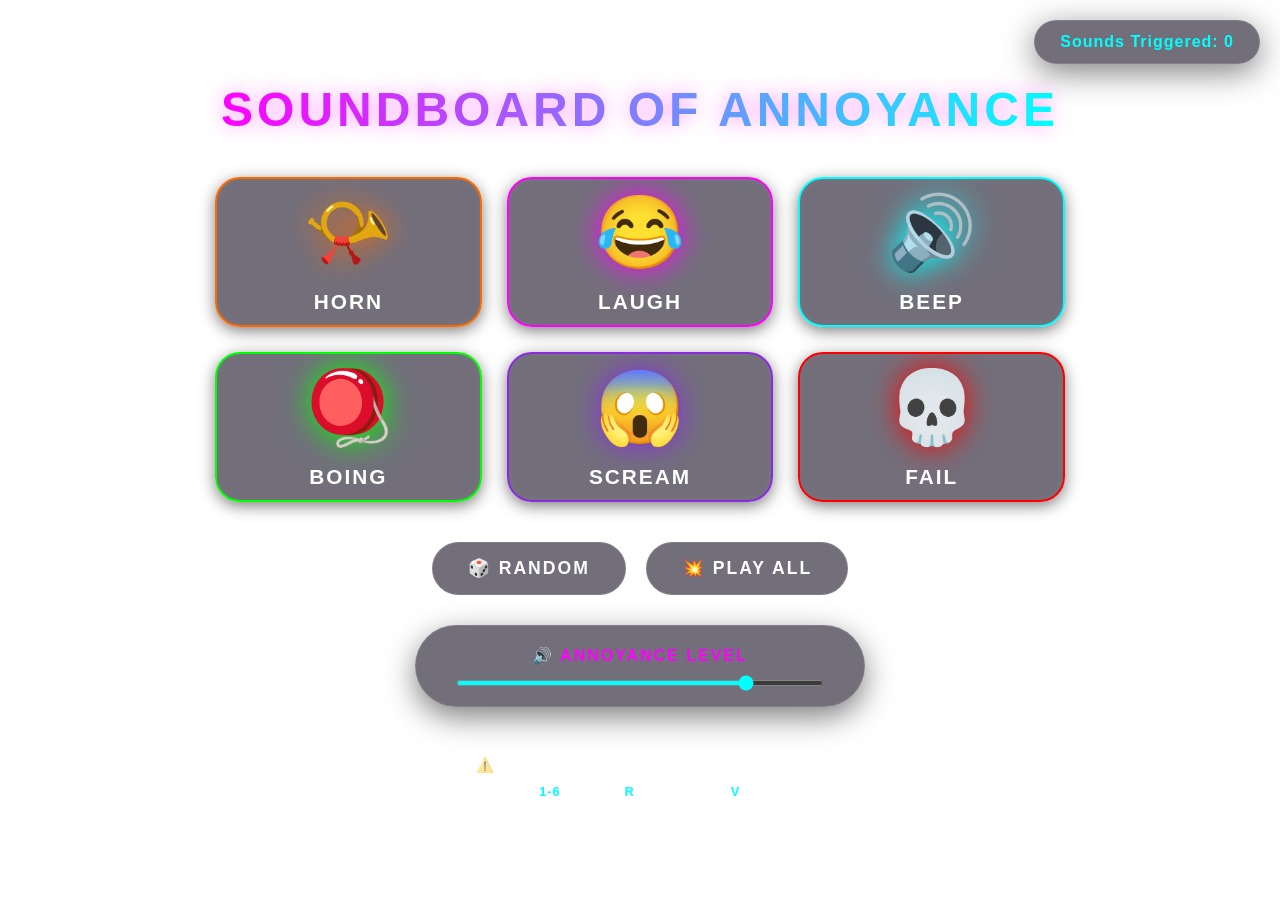
<file: projects/soundboard-annoyance/index.html>
<!DOCTYPE html>
<html lang="en">
<head>
    <meta charset="UTF-8">
    <meta name="viewport" content="width=device-width, initial-scale=1.0">
    <title>Soundboard of Annoyance</title>
    <link rel="stylesheet" href="style.css">
</head>
<body>
    <div class="counter-badge" id="counterBadge">Sounds Triggered: 0</div>

    <main class="container">
        <h1 class="title">Soundboard of Annoyance</h1>
        
        <div class="sound-grid" id="soundGrid">
            </div>

        <div class="chaos-controls">
            <button id="btnRandom" class="control-btn random-btn">🎲 Random</button>
            <button id="btnPlayAll" class="control-btn play-all-btn">💥 Play All</button>
        </div>

        <div class="volume-container">
            <label for="volumeSlider">🔊 Annoyance Level</label>
            <input type="range" id="volumeSlider" min="0" max="1" step="0.01" value="0.8">
        </div>
    </main>

    <footer>
        <p>⚠️ Warning: May cause hostel warden intervention.</p>
        <p class="shortcuts">Shortcuts: Keys <strong>1-6</strong> to play • <strong>R</strong> for Random • <strong>V</strong> to Mute/Unmute</p>
    </footer>

    <div id="toastContainer" class="toast-container"></div>

    <script src="script.js"></script>
</body>
</html>
</file>
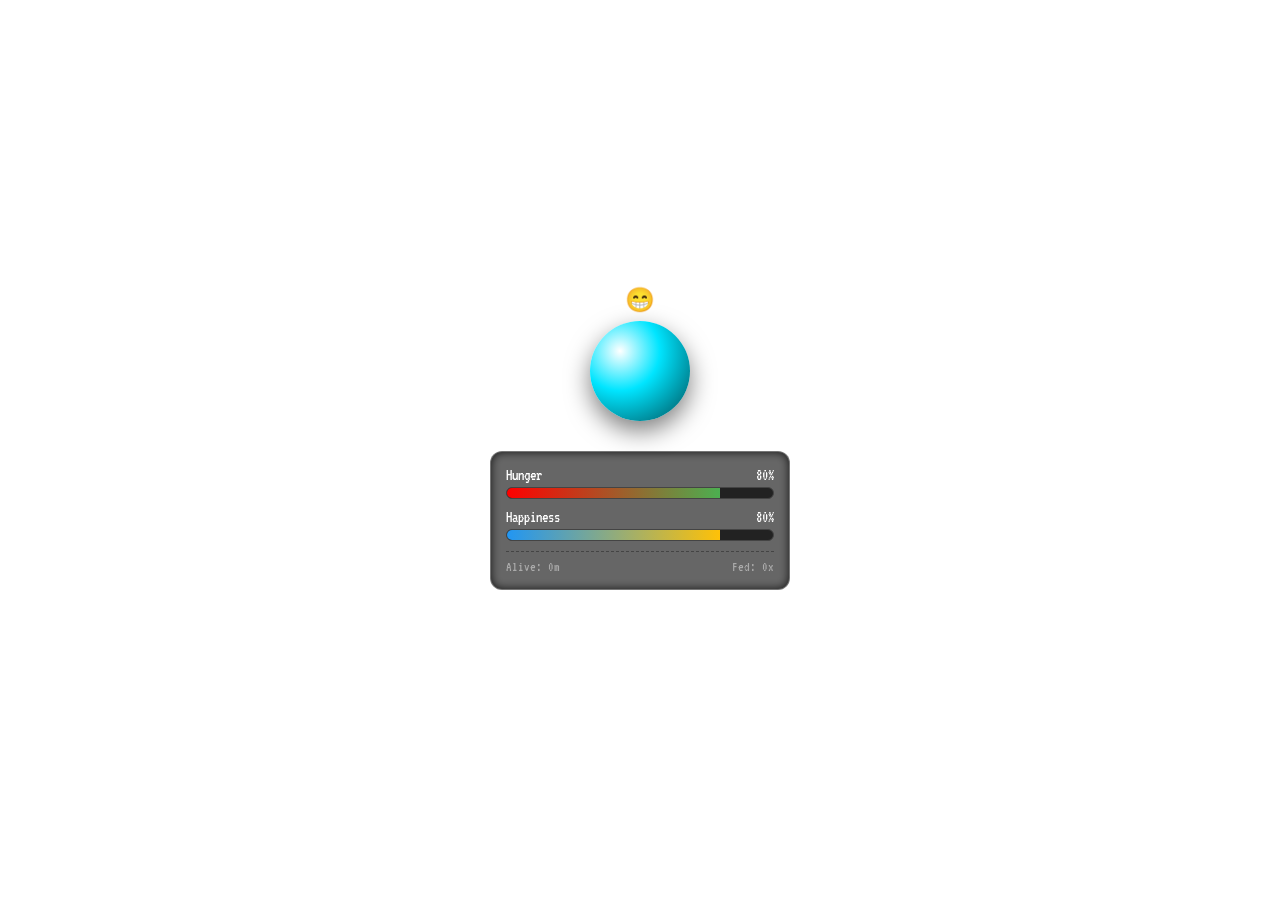
<file: projects/desk-pet-simulator/old.html>
<!DOCTYPE html>
<html lang="en">
<head>
  <meta charset="UTF-8">
  <meta name="viewport" content="width=device-width, initial-scale=1.0">
  <title>Desk Pet Simulator</title>
  <style>
    @import url('https://fonts.googleapis.com/css2?family=Press+Start+2P&family=VT323&display=swap');

    :root {
      --cyan: #00e5ff;
      --yellow: #ffeb3b;
      --orange: #ff5722;
      --red: #ff0000;
      --grey: #555555;
      --blob-color: var(--cyan);
    }

    * {
      box-sizing: border-box;
      user-select: none;
    }

    body {
      margin: 0;
      padding: 0;
      height: 100vh;
      background: radial-gradient(circle, #2a2a35 0%, #15151c 100%);
      background-size: 20px 20px;
      background-image: linear-gradient(to right, rgba(255,255,255,0.05) 1px, transparent 1px),
                        linear-gradient(to bottom, rgba(255,255,255,0.05) 1px, transparent 1px);
      font-family: 'VT323', monospace;
      color: white;
      overflow: hidden;
      display: flex;
      justify-content: center;
      align-items: center;
    }

    /* DRAGGABLE WIDGET CONTAINER */
    #pet-container {
      position: absolute;
      width: 300px;
      display: flex;
      flex-direction: column;
      align-items: center;
      cursor: grab;
    }
    
    #pet-container:active {
      cursor: grabbing;
    }

    /* BLOB */
    .blob-wrapper {
      position: relative;
      width: 120px;
      height: 120px;
      display: flex;
      justify-content: center;
      align-items: center;
      margin-bottom: 20px;
    }

    #blob {
      width: 100px;
      height: 100px;
      background: radial-gradient(circle at 30% 30%, #ffffff 0%, var(--blob-color) 40%, #000000 130%);
      border-radius: 50%;
      box-shadow: 0 10px 25px rgba(0,0,0,0.5);
      animation: float 3s ease-in-out infinite;
      transition: background 0.5s ease, transform 0.2s cubic-bezier(0.175, 0.885, 0.32, 1.275);
      cursor: pointer;
    }

    #blob:hover {
      animation: wobble 0.5s infinite;
    }

    #blob.blink {
      animation: float 3s ease-in-out infinite, blink 0.5s infinite alternate;
    }
    
    #blob.dead {
      animation: none;
      transform: scale(1) translateY(30px);
      border-radius: 50% 50% 20% 20%;
    }

    /* EMOJI & CROWN */
    #mood-emoji {
      position: absolute;
      top: -25px;
      font-size: 24px;
      animation: float 3s ease-in-out infinite 0.1s;
      pointer-events: none;
      z-index: 10;
    }

    /* SPEECH BUBBLE */
    #speech-bubble {
      position: absolute;
      left: 110%;
      top: -10px;
      width: max-content;
      max-width: 180px;
      background: white;
      color: black;
      padding: 10px 15px;
      border-radius: 8px;
      font-family: 'Press Start 2P', cursive;
      font-size: 10px;
      line-height: 1.4;
      box-shadow: 0 4px 10px rgba(0,0,0,0.3);
      opacity: 0;
      pointer-events: none;
      transition: opacity 0.3s ease;
      z-index: 20;
    }

    #speech-bubble::after {
      content: '';
      position: absolute;
      top: 50%;
      left: -10px;
      transform: translateY(-50%);
      border-width: 5px 10px 5px 0;
      border-style: solid;
      border-color: transparent white transparent transparent;
    }

    #speech-bubble.visible {
      opacity: 1;
    }

    /* UI PANELS */
    .ui-panel {
      width: 100%;
      background: rgba(0,0,0,0.6);
      padding: 15px;
      border-radius: 12px;
      border: 1px solid rgba(255,255,255,0.1);
      box-shadow: inset 0 0 10px rgba(0,0,0,0.8);
    }

    .bar-container {
      margin-bottom: 10px;
    }

    .bar-label {
      display: flex;
      justify-content: space-between;
      font-size: 16px;
      margin-bottom: 4px;
    }

    .bar-track {
      width: 100%;
      height: 12px;
      background: #222;
      border-radius: 6px;
      overflow: hidden;
      border: 1px solid #444;
    }

    .bar-fill {
      height: 100%;
      transition: width 0.3s ease, background 0.3s ease;
    }

    #hunger-fill { background: linear-gradient(90deg, #ff0000, #4caf50); }
    #happy-fill { background: linear-gradient(90deg, #2196f3, #ffc107); }

    .stats {
      display: flex;
      justify-content: space-between;
      font-size: 14px;
      color: #aaa;
      margin-top: 10px;
      border-top: 1px dashed #444;
      padding-top: 8px;
    }

    /* DEATH SCREEN */
    #death-screen {
      position: fixed;
      top: 0;
      left: 0;
      width: 100vw;
      height: 100vh;
      background: rgba(0,0,0,0.85);
      display: none;
      flex-direction: column;
      justify-content: center;
      align-items: center;
      z-index: 100;
      backdrop-filter: blur(5px);
    }

    #death-screen h1 {
      font-family: 'Press Start 2P', cursive;
      color: var(--red);
      font-size: 24px;
      text-align: center;
      line-height: 1.5;
    }

    #restart-btn {
      margin-top: 30px;
      padding: 15px 30px;
      font-family: 'Press Start 2P', cursive;
      font-size: 12px;
      background: #fff;
      color: #000;
      border: none;
      cursor: pointer;
      border-radius: 5px;
      transition: all 0.2s;
    }

    #restart-btn:hover {
      background: var(--red);
      color: white;
    }

    /* ANIMATIONS */
    @keyframes float {
      0%, 100% { transform: translateY(0); }
      50% { transform: translateY(-15px); }
    }

    @keyframes wobble {
      0% { transform: rotate(0deg) scale(1.05); }
      25% { transform: rotate(-10deg) scale(1.05); }
      50% { transform: rotate(0deg) scale(1.05); }
      75% { transform: rotate(10deg) scale(1.05); }
      100% { transform: rotate(0deg) scale(1.05); }
    }

    @keyframes blink {
      from { opacity: 1; }
      to { opacity: 0.4; }
    }
  </style>
</head>
<body>

  <div id="pet-container">
    <div class="blob-wrapper">
      <div id="mood-emoji">😁</div>
      <div id="blob"></div>
      <div id="speech-bubble"></div>
    </div>

    <div class="ui-panel">
      <div class="bar-container">
        <div class="bar-label"><span>Hunger</span><span id="hunger-val">80%</span></div>
        <div class="bar-track">
          <div id="hunger-fill" class="bar-fill" style="width: 80%;"></div>
        </div>
      </div>
      <div class="bar-container">
        <div class="bar-label"><span>Happiness</span><span id="happy-val">80%</span></div>
        <div class="bar-track">
          <div id="happy-fill" class="bar-fill" style="width: 80%;"></div>
        </div>
      </div>
      <div class="stats">
        <span id="age-stat">Alive: 0m</span>
        <span id="feed-stat">Fed: 0x</span>
      </div>
    </div>
  </div>

  <div id="death-screen">
    <h1>🪦 RIP Warden.<br><br>You Monster.</h1>
    <button id="restart-btn">Resurrect (Restart)</button>
  </div>

  <script>
    // System Architecture: Layer 1 - Data Layer
    const DEFAULT_STATE = {
      hunger: 80,
      happiness: 80,
      size: 1.0,
      ageMinutes: 0,
      feeds: 0,
      isDead: false,
      lastSaved: Date.now()
    };

    let state = { ...DEFAULT_STATE };
    let timers = {};
    let isTyping = false; // Spam protection flag
    let lastClickTime = 0;

    const nags = [
      "You fed me 2 hours ago. I counted.",
      "Left me. Just like JNV hostel mess.",
      "I see you coding. No time for me, huh?",
      "My ancestors were tamagotchis. They died alone.",
      "Click me. Now. Or I'll delete your localStorage."
    ];

    // DOM Elements
    const root = document.documentElement;
    const blob = document.getElementById('blob');
    const moodEmoji = document.getElementById('mood-emoji');
    const speechBubble = document.getElementById('speech-bubble');
    const hungerFill = document.getElementById('hunger-fill');
    const happyFill = document.getElementById('happy-fill');
    const hungerVal = document.getElementById('hunger-val');
    const happyVal = document.getElementById('happy-val');
    const ageStat = document.getElementById('age-stat');
    const feedStat = document.getElementById('feed-stat');
    const deathScreen = document.getElementById('death-screen');
    const container = document.getElementById('pet-container');

    // System Architecture: Layer 2 - Engine
    function init() {
      loadState();
      updateUI();
      if (state.isDead) {
        die();
      } else {
        startLoops();
      }
    }

    function loadState() {
      const saved = localStorage.getItem('warden_state');
      if (saved) {
        state = JSON.parse(saved);
        
        if (!state.isDead) {
          const now = Date.now();
          const timeDiff = now - state.lastSaved;
          
          // Calculate offline penalties
          const missedDecays = Math.floor(timeDiff / 3000); // 1 hunger per 3 seconds
          const missedMinutes = Math.floor(timeDiff / 60000); // age in minutes
          
          state.hunger = Math.max(0, state.hunger - missedDecays);
          state.happiness = state.hunger; // Happiness mirrors hunger closely
          state.ageMinutes += missedMinutes;
          
          if (state.hunger <= 0) state.isDead = true;
        }
      }
    }

    function saveState() {
      state.lastSaved = Date.now();
      localStorage.setItem('warden_state', JSON.stringify(state));
    }

    function startLoops() {
      // Hunger decay (1 every 3 seconds)
      timers.decay = setInterval(() => {
        state.hunger = Math.max(0, state.hunger - 1);
        state.happiness = state.hunger; 
        updateUI();
        if (state.hunger <= 0) die();
      }, 3000);

      // Age increment (every 60 seconds)
      timers.age = setInterval(() => {
        state.ageMinutes += 1;
        updateUI();
      }, 60000);

      // Nag trigger (every 30 seconds if hungry)
      timers.nag = setInterval(() => {
        if (state.hunger < 40 && state.hunger > 0 && !isTyping) {
          showNag(nags[Math.floor(Math.random() * nags.length)]);
        }
      }, 30000);

      // Auto-save (every 10 seconds)
      timers.save = setInterval(saveState, 10000);
    }

    function clearLoops() {
      Object.values(timers).forEach(clearInterval);
    }

    function typeWriter(text, cb) {
      isTyping = true;
      speechBubble.innerHTML = '';
      speechBubble.classList.add('visible');
      
      let i = 0;
      const interval = setInterval(() => {
        speechBubble.innerHTML += text.charAt(i);
        i++;
        if (i >= text.length) {
          clearInterval(interval);
          setTimeout(() => {
            speechBubble.classList.remove('visible');
            isTyping = false;
            if(cb) cb();
          }, 4000); // Stays for 4 seconds
        }
      }, 50); // Typing speed
    }

    function showNag(message) {
      if (isTyping) return;
      typeWriter(message);
    }

    function feed() {
      if (state.isDead) return;
      
      // Spam protection (debounce logic)
      const now = Date.now();
      if (now - lastClickTime < 250) {
        showNag("Stop. That hurts.");
        return;
      }
      lastClickTime = now;

      // Update state
      state.hunger = Math.min(100, state.hunger + 15);
      state.happiness = state.hunger;
      state.size = Math.min(2.5, state.size + 0.05);
      state.feeds += 1;
      
      // Blob Pop / Wobble is handled by CSS :active/:hover, 
      // but we force a quick scale pulse here
      blob.style.transform = `scale(${state.size + 0.1})`;
      setTimeout(() => {
        blob.style.transform = `scale(${state.size})`;
      }, 150);

      updateUI();
      saveState();
    }

    function die() {
      state.isDead = true;
      state.hunger = 0;
      state.happiness = 0;
      clearLoops();
      saveState();
      
      blob.classList.add('dead');
      blob.classList.remove('blink');
      root.style.setProperty('--blob-color', 'var(--grey)');
      moodEmoji.innerText = '☠️';
      
      setTimeout(() => {
        deathScreen.style.display = 'flex';
      }, 1000);
      
      updateUI();
    }

    function restart() {
      state = { ...DEFAULT_STATE, lastSaved: Date.now() };
      blob.classList.remove('dead');
      deathScreen.style.display = 'none';
      saveState();
      startLoops();
      updateUI();
    }

    // System Architecture: Layer 3 - Display Layer
    function updateUI() {
      // Update Bars & Texts
      hungerFill.style.width = `${state.hunger}%`;
      happyFill.style.width = `${state.happiness}%`;
      hungerVal.innerText = `${state.hunger}%`;
      happyVal.innerText = `${state.happiness}%`;
      ageStat.innerText = `Alive: ${state.ageMinutes}m`;
      feedStat.innerText = `Fed: ${state.feeds}x`;

      if (state.isDead) return;

      // Size & Evolution
      blob.style.transform = `scale(${state.size})`;
      let evolutionEmoji = state.size >= 2.0 ? ' 👑' : '';

      // Mood Mapping & Threshold Zones
      blob.classList.remove('blink');
      if (state.hunger > 70) {
        root.style.setProperty('--blob-color', 'var(--cyan)');
        moodEmoji.innerText = '😁' + evolutionEmoji;
      } else if (state.hunger > 40) {
        root.style.setProperty('--blob-color', 'var(--yellow)');
        moodEmoji.innerText = '😐' + evolutionEmoji;
      } else if (state.hunger > 20) {
        root.style.setProperty('--blob-color', 'var(--orange)');
        moodEmoji.innerText = '😠' + evolutionEmoji;
      } else {
        root.style.setProperty('--blob-color', 'var(--red)');
        moodEmoji.innerText = '💀' + evolutionEmoji;
        blob.classList.add('blink');
      }
    }

    // Event Listeners
    blob.addEventListener('click', feed);
    document.getElementById('restart-btn').addEventListener('click', restart);

    // Desktop Widget Drag Logic (Optional Add-on)
    let isDragging = false;
    let offsetX = 0, offsetY = 0;

    container.addEventListener('mousedown', (e) => {
      if(e.target === blob || state.isDead) return; // Allow clicking blob separately
      isDragging = true;
      offsetX = e.clientX - container.offsetLeft;
      offsetY = e.clientY - container.offsetTop;
      container.style.cursor = 'grabbing';
    });

    document.addEventListener('mousemove', (e) => {
      if (!isDragging) return;
      container.style.left = `${e.clientX - offsetX}px`;
      container.style.top = `${e.clientY - offsetY}px`;
    });

    document.addEventListener('mouseup', () => {
      isDragging = false;
      container.style.cursor = 'grab';
    });

    // Boot up
    init();

  </script>
</body>
</html>
</file>
<file: style.css>
/* ── 🎨 GLOBAL ─────────────────────────── */
:root {
    --bg-deep: #0a0c10;
    --bg-card: #141820;
    --bg-card-hover: #1a1f2b;
    --text-primary: #e8eaef;
    --text-muted: #7a7d88;
    --text-dim: #525560;
    --border-subtle: rgba(255, 255, 255, 0.06);
    --border-glow: rgba(255, 255, 255, 0.14);
    --glass-bg: rgba(255, 255, 255, 0.04);
    --glass-border: rgba(255, 255, 255, 0.10);
    --glass-bg-hover: rgba(255, 255, 255, 0.08);
    --accent-teal: #00d2d3;
    --accent-glow: rgba(0, 210, 211, 0.3);
    --radius-sm: 10px;
    --radius-md: 18px;
    --radius-lg: 22px;
    --shadow-card: 0 4px 20px rgba(0, 0, 0, 0.4);
    --shadow-glow: 0 18px 50px -12px;
    --transition-smooth: 0.3s cubic-bezier(0.4, 0, 0.2, 1);
    --transition-bounce: 0.35s cubic-bezier(0.34, 1.56, 0.64, 1);
}

*,
*::before,
*::after {
    box-sizing: border-box;
    margin: 0;
    padding: 0;
}

html {
    scroll-behavior: smooth;
    -webkit-font-smoothing: antialiased;
    -moz-osx-font-smoothing: grayscale;
}

body {
    font-family: 'Inter', system-ui, -apple-system, sans-serif;
    background-color: var(--bg-deep);
    color: var(--text-primary);
    min-height: 100vh;
    position: relative;
    overflow-x: hidden;
    line-height: 1.5;
}

/* ── Subtle grid overlay for "polymath lair" texture ── */
body::before {
    content: '';
    position: fixed;
    inset: 0;
    width: 100%;
    height: 100%;
    background-image:
        linear-gradient(rgba(255, 255, 255, 0.015) 1px, transparent 1px),
        linear-gradient(90deg, rgba(255, 255, 255, 0.015) 1px, transparent 1px);
    background-size: 64px 64px;
    pointer-events: none;
    z-index: 0;
}

/* ── Ambient radial glow ── */
body::after {
    content: '';
    position: fixed;
    top: -30%;
    left: 50%;
    transform: translateX(-50%);
    width: 900px;
    height: 700px;
    background: radial-gradient(ellipse at center, rgba(0, 210, 211, 0.06) 0%, transparent 70%);
    pointer-events: none;
    z-index: 0;
}

/* ── Main wrapper sits above overlays ── */
.app-wrapper {
    position: relative;
    z-index: 1;
    max-width: 1200px;
    margin: 0 auto;
    padding: 32px 24px 40px;
    display: flex;
    flex-direction: column;
    gap: 36px;
    min-height: 100vh;
}

/* ── 🎨 HEADER ─────────────────────────── */
.header {
    display: flex;
    align-items: center;
    justify-content: space-between;
    flex-wrap: wrap;
    gap: 20px;
}

.header-brand {
    display: flex;
    flex-direction: column;
    gap: 4px;
}

.header-title {
    font-family: 'Orbitron', 'Inter', sans-serif;
    font-size: clamp(1.4rem, 3.5vw, 1.9rem);
    font-weight: 800;
    letter-spacing: 0.03em;
    color: var(--text-primary);
    display: flex;
    align-items: center;
    gap: 10px;
    text-shadow: 0 0 40px var(--accent-glow);
}

.header-title .bolt {
    display: inline-block;
    animation: boltFlicker 2.5s infinite;
}

@keyframes boltFlicker {
    0%, 100% { filter: drop-shadow(0 0 6px #ffd700) drop-shadow(0 0 14px #ffaa00); }
    40% { filter: drop-shadow(0 0 2px #ffd700) drop-shadow(0 0 6px #ffaa00); }
    42% { filter: drop-shadow(0 0 12px #ffd700) drop-shadow(0 0 22px #ffaa00); }
    44% { filter: drop-shadow(0 0 3px #ffd700) drop-shadow(0 0 8px #ffaa00); }
}

.header-subtitle {
    font-size: 0.85rem;
    color: var(--text-muted);
    font-weight: 400;
    letter-spacing: 0.02em;
    display: flex;
    align-items: center;
    gap: 8px;
}

.header-subtitle .counter-dot {
    display: inline-block;
    width: 7px;
    height: 7px;
    border-radius: 50%;
    background: var(--accent-teal);
    box-shadow: 0 0 10px var(--accent-teal);
    animation: dotPulse 2s infinite;
}

@keyframes dotPulse {
    0%, 100% { box-shadow: 0 0 6px var(--accent-teal); }
    50% { box-shadow: 0 0 18px var(--accent-teal), 0 0 30px rgba(0, 210, 211, 0.5); }
}

.header-actions {
    display: flex;
    align-items: center;
    gap: 14px;
    flex-wrap: wrap;
}

/* ── 🎨 SEARCH ─────────────────────────── */
.search-wrapper {
    position: relative;
}

.search-input {
    font-family: 'Inter', sans-serif;
    font-size: 0.9rem;
    padding: 11px 16px 11px 40px;
    border-radius: 50px;
    border: 1px solid var(--glass-border);
    background: var(--glass-bg);
    color: var(--text-primary);
    backdrop-filter: blur(12px);
    -webkit-backdrop-filter: blur(12px);
    width: 220px;
    transition: var(--transition-smooth);
    outline: none;
    letter-spacing: 0.01em;
}

.search-input::placeholder {
    color: var(--text-dim);
    font-style: italic;
}
.search-input:focus {
    border-color: var(--accent-teal);
    box-shadow: 0 0 20px rgba(0, 210, 211, 0.2);
    width: 260px;
    background: rgba(255, 255, 255, 0.06);
}

.search-icon {
    position: absolute;
    left: 14px;
    top: 50%;
    transform: translateY(-50%);
    font-size: 0.95rem;
    color: var(--text-dim);
    pointer-events: none;
    transition: var(--transition-smooth);
}
.search-input:focus ~ .search-icon,
.search-input:focus + .search-icon {
    color: var(--accent-teal);
}

/* ── 🎲 Surprise Me button (glass-morphism) ── */
.btn-surprise {
    font-family: 'Orbitron', 'Inter', sans-serif;
    font-weight: 600;
    font-size: 0.85rem;
    letter-spacing: 0.04em;
    padding: 11px 22px;
    border-radius: 50px;
    border: 1px solid var(--glass-border);
    background: var(--glass-bg);
    color: var(--text-primary);
    cursor: pointer;
    backdrop-filter: blur(12px);
    -webkit-backdrop-filter: blur(12px);
    transition: var(--transition-bounce);
    white-space: nowrap;
    user-select: none;
    position: relative;
    overflow: hidden;
}

.btn-surprise:hover {
    background: var(--glass-bg-hover);
    border-color: rgba(255, 255, 255, 0.22);
    box-shadow: 0 0 28px rgba(255, 200, 50, 0.25);
    animation: pulseBtn 0.8s ease-in-out infinite;
}

.btn-surprise:active {
    transform: scale(0.94);
    transition: transform 0.1s ease;
}

@keyframes pulseBtn {
    0%, 100% { box-shadow: 0 0 18px rgba(255, 200, 50, 0.2); }
    50% { box-shadow: 0 0 35px rgba(255, 200, 50, 0.45), 0 0 60px rgba(255, 170, 0, 0.25); }
}

/* ── 🎨 CARDS GRID ─────────────────────── */
.project-grid {
    display: grid;
    grid-template-columns: repeat(auto-fill, minmax(240px, 1fr));
    gap: 20px;
    flex: 1;
}

/* ── Individual Card ── */
.card {
    position: relative;
    background: var(--bg-card);
    border: 1px solid var(--border-subtle);
    border-radius: var(--radius-lg);
    padding: 28px 22px 22px;
    display: flex;
    flex-direction: column;
    align-items: center;
    text-align: center;
    gap: 10px;
    cursor: pointer;
    transition: var(--transition-smooth);
    overflow: hidden;
    user-select: none;
    -webkit-tap-highlight-color: transparent;
    opacity: 0;                     /* hidden until staggered animation fires */
    animation: cardStaggerIn 0.55s ease forwards;
    box-shadow: var(--shadow-card);
}

.card:hover {
    background: var(--bg-card-hover);
    transform: translateY(-10px);
    border-color: var(--card-glow-color, var(--border-glow));
    box-shadow: var(--shadow-glow) var(--card-glow-color, rgba(255, 255, 255, 0.15));
    z-index: 5;
}

/* Card content is generated via ::before or JS? Since we need dynamic emoji/title from data attributes,
   we will use CSS content from data attributes. That's possible with attr() but not for complex selectors.
   Better to populate inner HTML via JavaScript. So script.js will inject the inner content.
   I'll modify script to create innerHTML based on data attributes. So the card divs are empty in HTML,
   and on DOMContentLoaded, script fills them. That's the cleanest approach. */
.card-emoji,
.card-title,
.card-desc,
.card-badge,
.card-arrow {
    pointer-events: none;
}

/* These classes will be added by JS when filling the card */
.card-emoji {
    font-size: 56px;
    line-height: 1;
    transition: var(--transition-bounce);
    filter: drop-shadow(0 6px 12px rgba(0, 0, 0, 0.35));
}
.card:hover .card-emoji {
    transform: scale(1.12) rotate(-3deg);
    filter: drop-shadow(0 8px 18px rgba(0, 0, 0, 0.5));
}

.card-title {
    font-family: 'Orbitron', 'Inter', sans-serif;
    font-weight: 700;
    font-size: 1rem;
    letter-spacing: 0.02em;
    color: var(--text-primary);
    transition: var(--transition-smooth);
}
.card:hover .card-title {
    color: #ffffff;
    text-shadow: 0 0 16px rgba(255, 255, 255, 0.3);
}

.card-desc {
    font-size: 0.82rem;
    color: var(--text-muted);
    font-style: italic;
    font-weight: 400;
    transition: var(--transition-smooth);
}
.card:hover .card-desc {
    color: #b0b3bd;
}

.card-badge {
    position: absolute;
    bottom: 14px;
    right: 16px;
    font-family: 'Orbitron', 'Inter', sans-serif;
    font-weight: 700;
    font-size: 0.7rem;
    letter-spacing: 0.05em;
    background: rgba(255, 255, 255, 0.06);
    color: var(--text-dim);
    padding: 5px 10px;
    border-radius: 50px;
    border: 1px solid rgba(255, 255, 255, 0.08);
    transition: var(--transition-smooth);
}
.card:hover .card-badge {
    background: rgba(255, 255, 255, 0.12);
    color: #ffffff;
    border-color: var(--card-glow-color, rgba(255, 255, 255, 0.25));
    box-shadow: 0 0 14px var(--card-glow-color, rgba(255, 255, 255, 0.2));
}

.card-arrow {
    position: absolute;
    right: 18px;
    top: 50%;
    transform: translateY(-50%) translateX(14px);
    font-size: 1.4rem;
    color: var(--card-glow-color, var(--accent-teal));
    opacity: 0;
    transition: var(--transition-bounce);
    font-weight: 700;
}
.card:hover .card-arrow {
    opacity: 1;
    transform: translateY(-50%) translateX(0);
}

/* ── 🎨 ANIMATIONS ─────────────────────── */
@keyframes cardStaggerIn {
    from {
        opacity: 0;
        transform: translateY(36px) scale(0.92);
    }
    to {
        opacity: 1;
        transform: translateY(0) scale(1);
    }
}

/* ── Click feedback: scale down + flash white ── */
.card-clicked {
    animation: cardPop 0.22s ease !important;
    pointer-events: none;
}

@keyframes cardPop {
    0% {
        transform: scale(1);
        filter: brightness(1);
        box-shadow: var(--shadow-card);
    }
    35% {
        transform: scale(0.9);
        filter: brightness(2.2);
        box-shadow: 0 0 60px rgba(255, 255, 255, 0.7);
    }
    100% {
        transform: scale(0.94);
        filter: brightness(1);
        box-shadow: var(--shadow-card);
    }
}

/* ── No results state ── */
.no-results {
    grid-column: 1 / -1;
    text-align: center;
    padding: 60px 20px;
    color: var(--text-dim);
    font-style: italic;
    font-size: 1.1rem;
    display: none;
    animation: fadeInUp 0.4s ease;
}
.no-results.visible {
    display: block;
}

@keyframes fadeInUp {
    from { opacity: 0; transform: translateY(20px); }
    to { opacity: 1; transform: translateY(0); }
}

/* ── 🎨 FOOTER ─────────────────────────── */
.footer {
    text-align: center;
    color: var(--text-dim);
    font-size: 0.8rem;
    letter-spacing: 0.03em;
    padding-top: 8px;
    border-top: 1px solid var(--border-subtle);
    margin-top: auto;
}
.footer .fire {
    display: inline-block;
    animation: fireFlicker 1.5s infinite;
}
@keyframes fireFlicker {
    0%, 100% { transform: scale(1); }
    30% { transform: scale(1.25) rotate(-4deg); }
    60% { transform: scale(0.9) rotate(3deg); }
}

/* ── 🎨 RESPONSIVE ─────────────────────── */
@media (max-width: 640px) {
    .app-wrapper {
        padding: 20px 14px 28px;
        gap: 24px;
    }
    .header {
        flex-direction: column;
        align-items: stretch;
        gap: 16px;
    }
    .header-actions {
        flex-direction: column;
        align-items: stretch;
        gap: 10px;
    }
    .search-input {
        width: 100%;
    }
    .search-input:focus {
        width: 100%;
    }
    .btn-surprise {
        text-align: center;
        justify-content: center;
    }
    .project-grid {
        grid-template-columns: repeat(auto-fill, minmax(150px, 1fr));
        gap: 14px;
    }
    .card {
        padding: 22px 14px 18px;
        gap: 8px;
        border-radius: var(--radius-md);
    }
    .card-emoji {
        font-size: 40px;
    }
    .card-title {
        font-size: 0.85rem;
    }
    .card-desc {
        font-size: 0.73rem;
    }
    .card-badge {
        font-size: 0.62rem;
        padding: 4px 8px;
        bottom: 10px;
        right: 10px;
    }
    .card-arrow {
        font-size: 1.1rem;
        right: 12px;
    }
}

@media (max-width: 380px) {
    .project-grid {
        grid-template-columns: 1fr 1fr;
        gap: 10px;
    }
    .card {
        padding: 16px 10px 14px;
    }
    .card-emoji {
        font-size: 34px;
    }
    .card-title {
        font-size: 0.76rem;
    }
    .card-desc {
        font-size: 0.68rem;
    }
}
</file>
<file: projects/polymath-fact-machine/style.css>
:root {
  --bg-color: #0b0e1a;
  --neon-cyan: #00ffff;
  --neon-gold: #ffcc00;
  --glass-bg: rgba(255, 255, 255, 0.05);
  --glass-border: rgba(255, 255, 255, 0.1);
}

* {
  box-sizing: border-box;
  margin: 0;
  padding: 0;
}

body {
  background-color: var(--bg-color);
  color: white;
  font-family: 'Segoe UI', Roboto, Helvetica, Arial, sans-serif;
  overflow: hidden;
  display: flex;
  flex-direction: column;
  height: 100vh;
}

/* Breaking News Ticker */
.ticker-wrap {
  width: 100%;
  background: #1a1e2e;
  border-bottom: 1px solid var(--glass-border);
  overflow: hidden;
  height: 35px;
  display: flex;
  align-items: center;
}

.ticker {
  white-space: nowrap;
  animation: ticker-scroll 20s linear infinite;
}

.ticker__item {
  display: inline-block;
  padding: 0 2rem;
  font-size: 0.9rem;
  color: rgba(255, 255, 255, 0.6);
  text-transform: uppercase;
  letter-spacing: 1px;
}

@keyframes ticker-scroll {
  0% { transform: translateX(100vw); }
  100% { transform: translateX(-100%); }
}

/* Layout */
.container {
  flex: 1;
  display: flex;
  flex-direction: column;
  align-items: center;
  justify-content: space-between;
  padding: 2rem;
}

/* Header & Filters */
.header {
  display: flex;
  justify-content: space-between;
  width: 100%;
  max-width: 800px;
  align-items: center;
}

.filters {
  display: flex;
  gap: 10px;
}

.filter-btn {
  background: transparent;
  border: 1px solid var(--glass-border);
  color: white;
  padding: 5px 12px;
  border-radius: 20px;
  cursor: pointer;
  transition: all 0.3s ease;
}

.filter-btn.active {
  background: var(--neon-cyan);
  color: var(--bg-color);
  font-weight: bold;
}

.counter {
  background: var(--glass-bg);
  padding: 5px 15px;
  border-radius: 20px;
  font-weight: bold;
  border: 1px solid var(--glass-border);
}

/* Main Card & Progress Ring */
.card-container {
  position: relative;
  width: 100%;
  max-width: 600px;
  height: 400px;
  display: flex;
  align-items: center;
  justify-content: center;
}

.progress-ring {
  position: absolute;
  top: 50%;
  left: 50%;
  transform: translate(-50%, -50%) rotate(-90deg);
  z-index: 0;
}

.progress-ring__indicator {
  transition: stroke-dashoffset 0.1s linear;
}

.fact-card {
  position: relative;
  z-index: 1;
  text-align: center;
  padding: 3rem;
  border-radius: 20px;
  width: 90%;
  backdrop-filter: blur(10px);
  -webkit-backdrop-filter: blur(10px);
}

.glass {
  background: var(--glass-bg);
  border: 1px solid var(--glass-border);
  box-shadow: 0 8px 32px 0 rgba(0, 0, 0, 0.37);
}

.emoji-container {
  font-size: 3rem;
  margin-bottom: 1rem;
}

.fact-text {
  font-size: 1.8rem;
  color: var(--neon-cyan);
  text-shadow: 0 0 10px rgba(0, 255, 255, 0.4);
  line-height: 1.4;
  min-height: 100px;
  display: flex;
  align-items: center;
  justify-content: center;
}

/* Glitch Effect */
.glitch {
  animation: glitch-anim 0.15s cubic-bezier(.25, .46, .45, .94) both infinite;
}

@keyframes glitch-anim {
  0% { transform: translate(0); }
  20% { transform: translate(-3px, 3px); opacity: 0.8; }
  40% { transform: translate(-3px, -3px); opacity: 0.9; }
  60% { transform: translate(3px, 3px); opacity: 0.8; }
  80% { transform: translate(3px, -3px); opacity: 0.9; }
  100% { transform: translate(0); }
}

/* Controls */
.controls {
  display: flex;
  gap: 1rem;
}

.glass-btn {
  background: var(--glass-bg);
  border: 1px solid var(--glass-border);
  color: white;
  padding: 12px 24px;
  font-size: 1.1rem;
  border-radius: 30px;
  cursor: pointer;
  transition: all 0.3s ease;
  backdrop-filter: blur(5px);
}

.glass-btn:hover {
  background: rgba(0, 255, 255, 0.1);
  border-color: var(--neon-cyan);
  box-shadow: 0 0 15px rgba(0, 255, 255, 0.3);
  transform: translateY(-2px);
}
</file>
<file: projects/soundboard-annoyance/style.css>
/* --- Base Reset & Core Variables --- */
:root {
    --bg-deep: #050508;
    --bg-glow: #1a0b2e;
    --text-pure: #ffffff;
    --glass-bg: rgba(20, 15, 35, 0.6);
    --glass-border: rgba(255, 255, 255, 0.1);
}

* {
    margin: 0;
    padding: 0;
    box-sizing: border-box;
    font-family: 'Segoe UI', Tahoma, Geneva, Verdana, sans-serif;
}

body {
    /* Forced ultra-dark background to ensure contrast */
    background-color: var(--bg-deep);
    background: radial-gradient(circle at 50% 0%, var(--bg-glow), var(--bg-deep) 70%);
    color: var(--text-pure);
    min-height: 100vh;
    display: flex;
    flex-direction: column;
    align-items: center;
    justify-content: center;
    overflow-x: hidden;
    position: relative;
    
    /* Sleek Cyberpunk Grid */
    background-image: 
        linear-gradient(var(--glass-border) 1px, transparent 1px),
        linear-gradient(90deg, var(--glass-border) 1px, transparent 1px);
    background-size: 40px 40px;
    background-position: center;
}

/* --- Typography & Layout --- */
.title {
    text-align: center;
    margin-bottom: 2.5rem;
    font-size: 3rem;
    font-weight: 900;
    text-transform: uppercase;
    letter-spacing: 4px;
    /* Gradient Text Effect */
    background: linear-gradient(90deg, #ff00ff, #00ffff);
    -webkit-background-clip: text;
    -webkit-text-fill-color: transparent;
    filter: drop-shadow(0 0 10px rgba(255, 0, 255, 0.4));
}

.container {
    width: 90%;
    max-width: 850px;
    display: flex;
    flex-direction: column;
    align-items: center;
    z-index: 2;
}

/* --- Counter Badge (Glassmorphism) --- */
.counter-badge {
    position: absolute;
    top: 20px;
    right: 20px;
    background: var(--glass-bg);
    border: 1px solid var(--glass-border);
    padding: 12px 25px;
    border-radius: 50px;
    font-weight: bold;
    letter-spacing: 1px;
    backdrop-filter: blur(10px);
    -webkit-backdrop-filter: blur(10px);
    box-shadow: 0 8px 32px rgba(0, 0, 0, 0.5);
    z-index: 10;
    color: #00ffff;
}

/* --- Sound Grid --- */
.sound-grid {
    display: grid;
    grid-template-columns: repeat(3, 1fr);
    gap: 25px;
    width: 100%;
    margin-bottom: 40px;
}

@media (max-width: 600px) {
    .sound-grid {
        grid-template-columns: repeat(2, 1fr);
        gap: 15px;
    }
    .title { font-size: 2rem; }
}

/* --- Giant Circular Buttons --- */
.sound-btn {
    background: var(--glass-bg);
    border: 2px solid var(--btn-color, #fff);
    border-radius: 25px; 
    min-height: 150px;
    display: flex;
    flex-direction: column;
    align-items: center;
    justify-content: center;
    cursor: pointer;
    transition: all 0.3s cubic-bezier(0.175, 0.885, 0.32, 1.275);
    box-shadow: 0 4px 15px rgba(0, 0, 0, 0.5), inset 0 0 10px rgba(255, 255, 255, 0.05);
    position: relative;
    overflow: hidden;
    backdrop-filter: blur(5px);
    -webkit-backdrop-filter: blur(5px);
}

.sound-btn .emoji {
    font-size: 4.5rem;
    pointer-events: none;
    transition: transform 0.3s;
    filter: drop-shadow(0 0 15px var(--btn-color));
}

.sound-btn .name {
    margin-top: 15px;
    font-size: 1.3rem;
    font-weight: 800;
    color: var(--text-pure);
    pointer-events: none;
    text-transform: uppercase;
    letter-spacing: 2px;
}

/* Hover & Active States */
.sound-btn:hover {
    transform: translateY(-8px) scale(1.05);
    background: rgba(255, 255, 255, 0.05);
    box-shadow: 0 15px 35px rgba(0,0,0,0.5), 0 0 25px var(--btn-color);
}

.sound-btn:active {
    transform: scale(0.92);
}

.sound-btn.playing {
    animation: pulseGlow 0.4s infinite alternate;
}

/* --- Extra Controls --- */
.chaos-controls {
    display: flex;
    gap: 20px;
    margin-bottom: 30px;
    width: 100%;
    justify-content: center;
}

.control-btn {
    padding: 15px 35px;
    font-size: 1.1rem;
    font-weight: bold;
    text-transform: uppercase;
    letter-spacing: 2px;
    border-radius: 50px;
    cursor: pointer;
    transition: all 0.3s ease;
    background: var(--glass-bg);
    backdrop-filter: blur(5px);
    color: var(--text-pure);
    border: 1px solid var(--glass-border);
}

.random-btn:hover { background: #ffcc00; color: #000; border-color: #ffcc00; box-shadow: 0 0 25px rgba(255, 204, 0, 0.6); }
.play-all-btn:hover { background: #ff0055; color: #fff; border-color: #ff0055; box-shadow: 0 0 25px rgba(255, 0, 85, 0.6); }
.control-btn:active { transform: scale(0.95); }

/* --- Volume Slider (Glassmorphism) --- */
.volume-container {
    background: var(--glass-bg);
    backdrop-filter: blur(10px);
    -webkit-backdrop-filter: blur(10px);
    padding: 20px 40px;
    border-radius: 50px;
    display: flex;
    flex-direction: column;
    align-items: center;
    gap: 15px;
    width: 100%;
    max-width: 450px;
    border: 1px solid var(--glass-border);
    box-shadow: 0 10px 30px rgba(0,0,0,0.5);
}

.volume-container label { 
    font-weight: 800; 
    letter-spacing: 2px; 
    text-transform: uppercase;
    color: #ff00ff;
}

input[type=range] {
    width: 100%;
    accent-color: #00ffff;
    cursor: pointer;
    height: 6px;
    background: rgba(255,255,255,0.1);
    border-radius: 5px;
    outline: none;
}

/* --- Footer --- */
footer {
    margin-top: 50px;
    text-align: center;
    padding-bottom: 20px;
}
footer p {
    color: rgba(255, 255, 255, 0.5);
    font-size: 0.9rem;
}
.shortcuts { margin-top: 10px; font-size: 0.8rem; letter-spacing: 1px; }
.shortcuts strong { color: #00ffff; }

/* --- Animations & Effects --- */
.ripple {
    position: absolute;
    border-radius: 50%;
    background: rgba(255, 255, 255, 0.4);
    transform: scale(0);
    animation: rippleWave 0.6s cubic-bezier(0.25, 0.46, 0.45, 0.94);
    pointer-events: none;
}

@keyframes rippleWave {
    to { transform: scale(4); opacity: 0; }
}

@keyframes pulseGlow {
    from { box-shadow: 0 0 10px var(--btn-color); transform: scale(1.02); }
    to { box-shadow: 0 0 40px var(--btn-color), inset 0 0 20px var(--btn-color); transform: scale(1.06); }
}

/* --- Toast Notifications --- */
.toast-container {
    position: fixed;
    bottom: 40px;
    left: 50%;
    transform: translateX(-50%);
    display: flex;
    flex-direction: column;
    gap: 15px;
    z-index: 100;
    pointer-events: none;
}

.toast {
    background: rgba(0, 0, 0, 0.9);
    border: 1px solid var(--glass-border);
    border-left: 5px solid #ff00ff;
    color: #fff;
    padding: 15px 30px;
    border-radius: 12px;
    font-weight: 800;
    font-size: 1.1rem;
    letter-spacing: 1px;
    box-shadow: 0 10px 30px rgba(0,0,0,0.8);
    animation: toastFade 1.5s forwards;
    backdrop-filter: blur(5px);
}

@keyframes toastFade {
    0% { opacity: 0; transform: translateY(30px); }
    15% { opacity: 1; transform: translateY(0); }
    80% { opacity: 1; transform: translateY(0); }
    100% { opacity: 0; transform: translateY(-30px) scale(0.9); }
}
</file>
